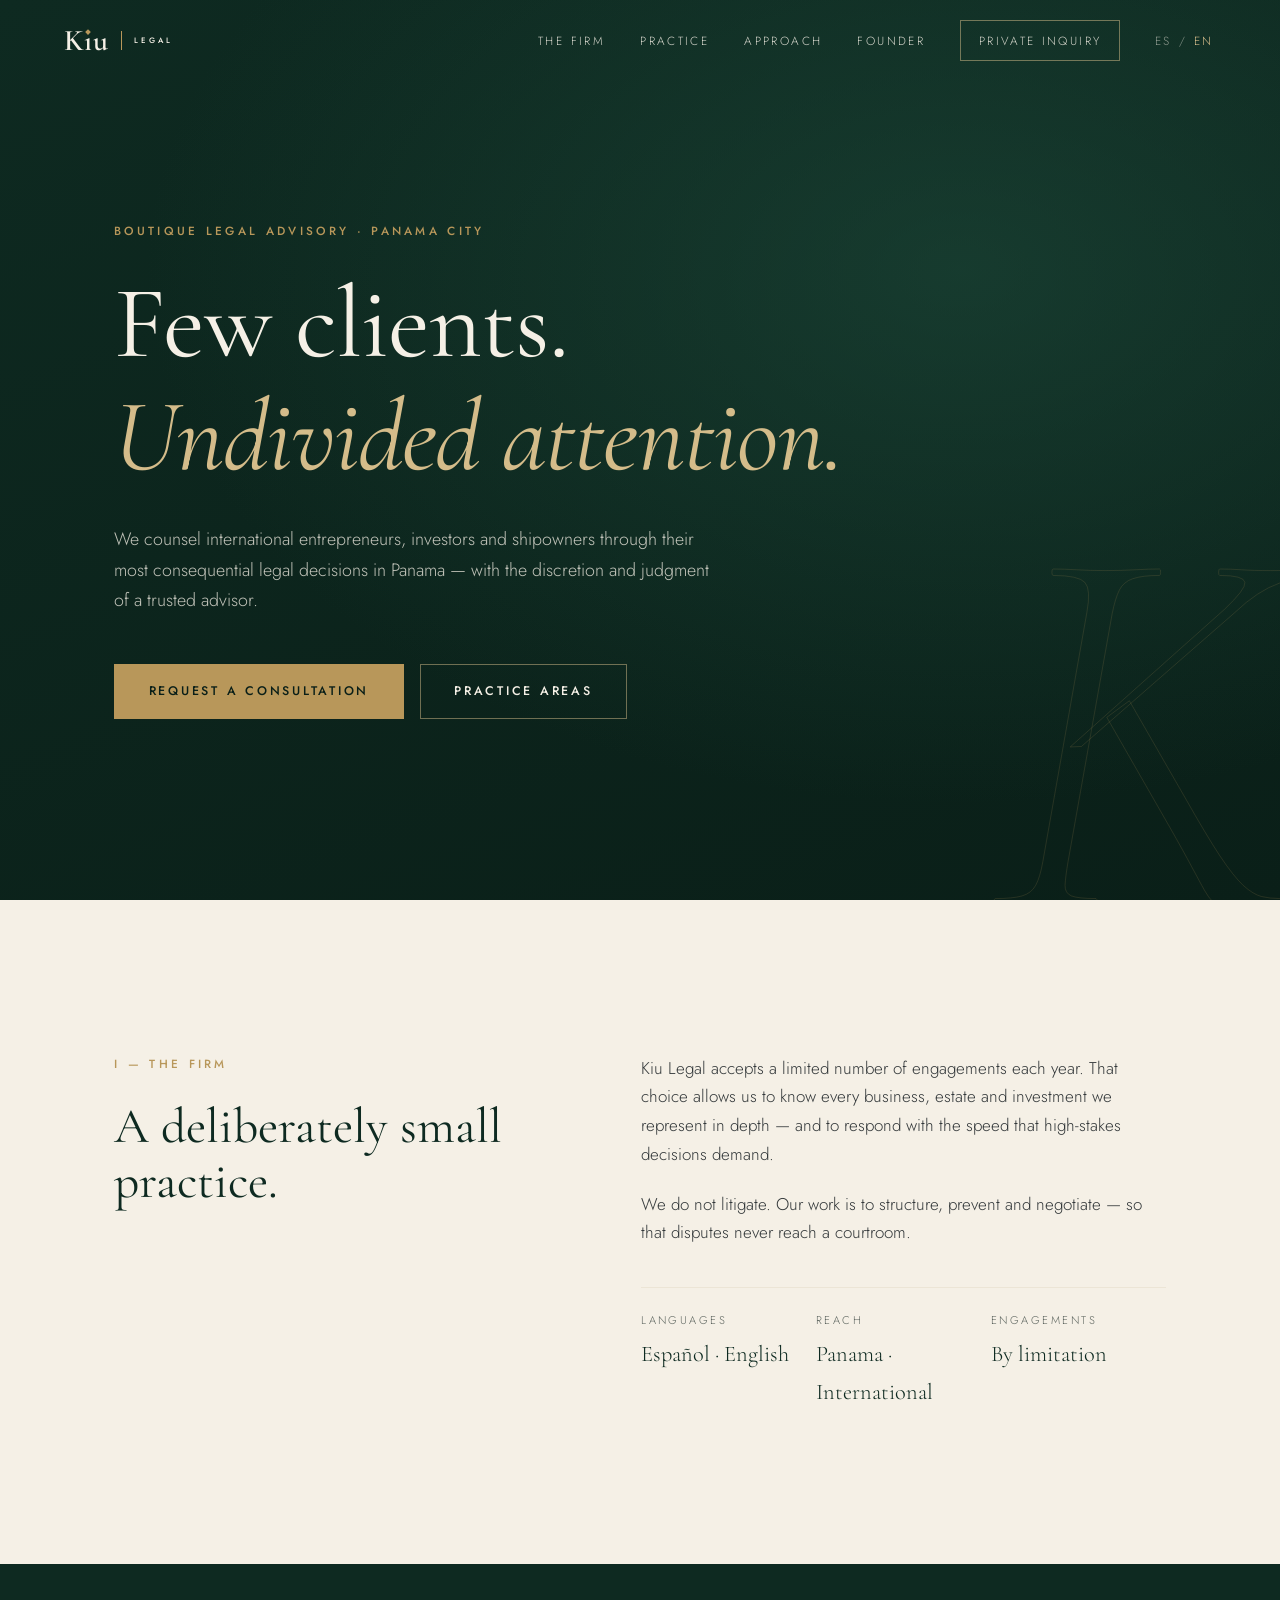
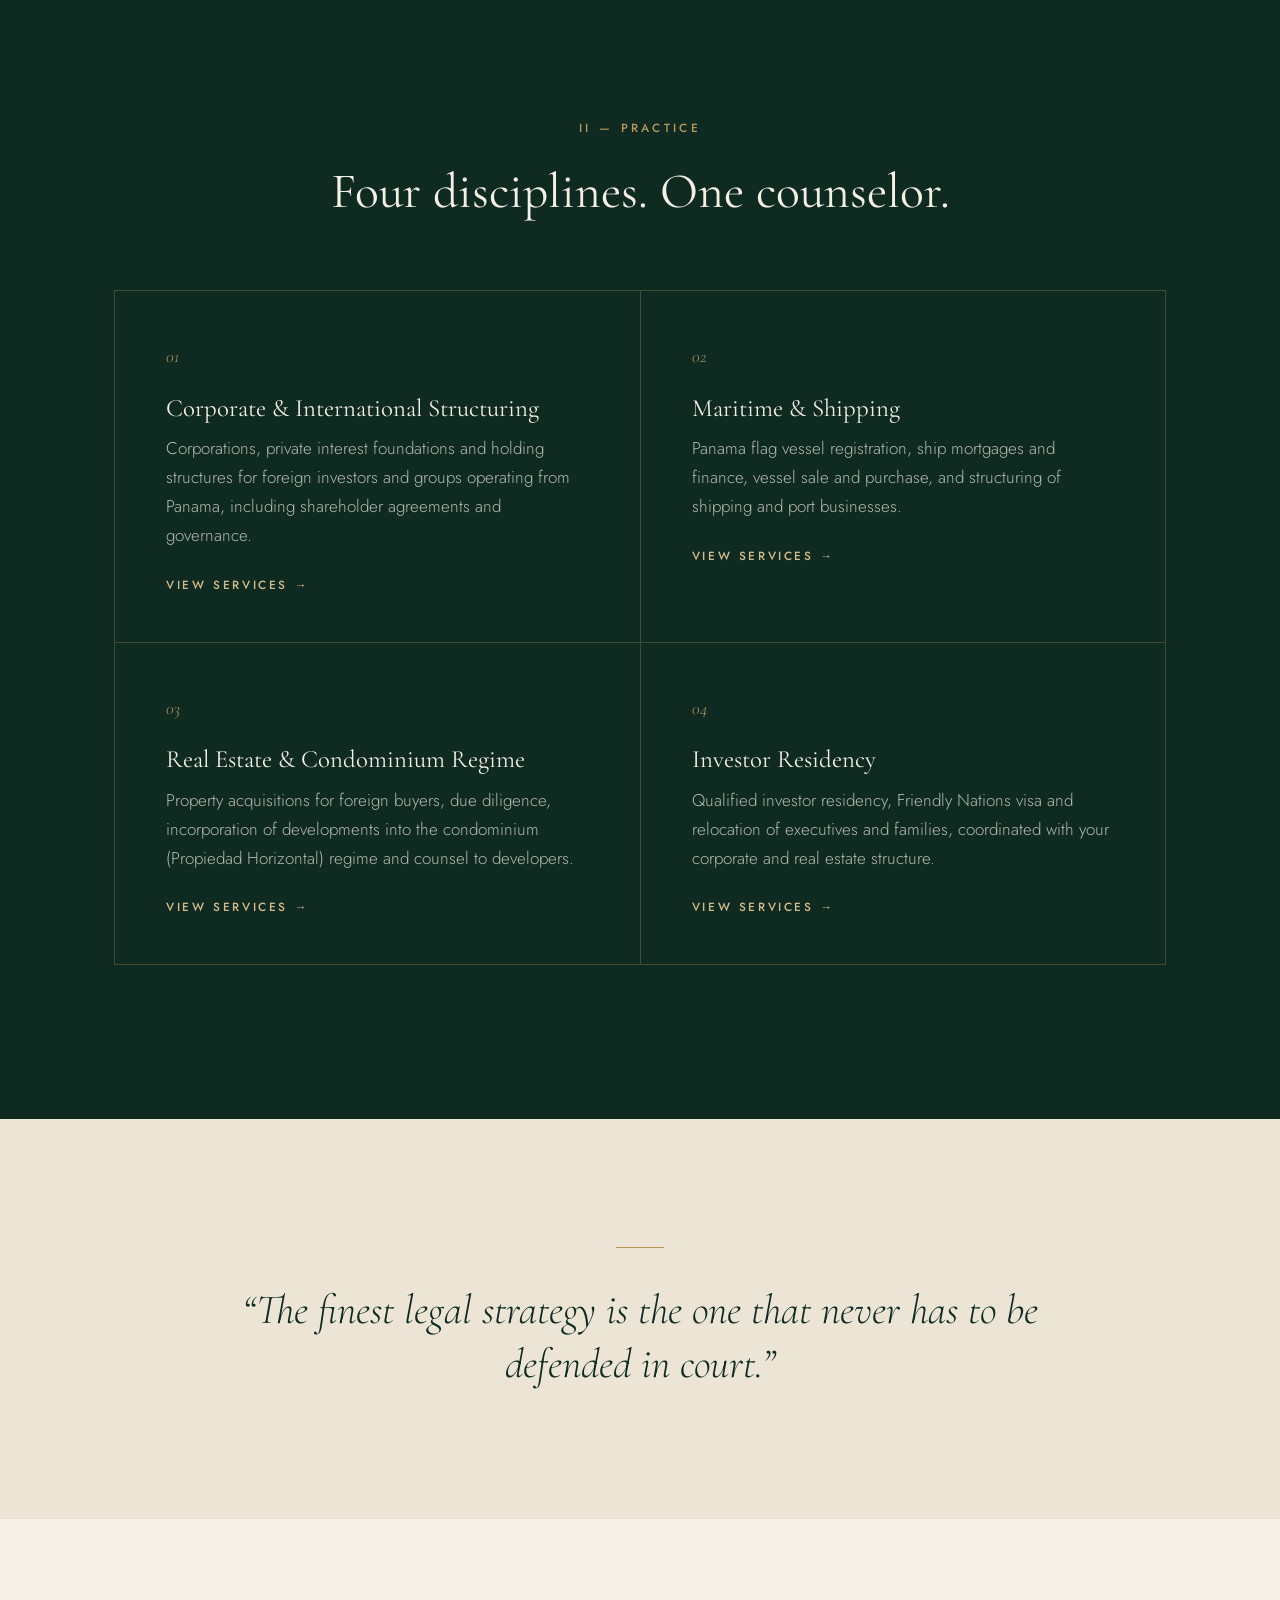
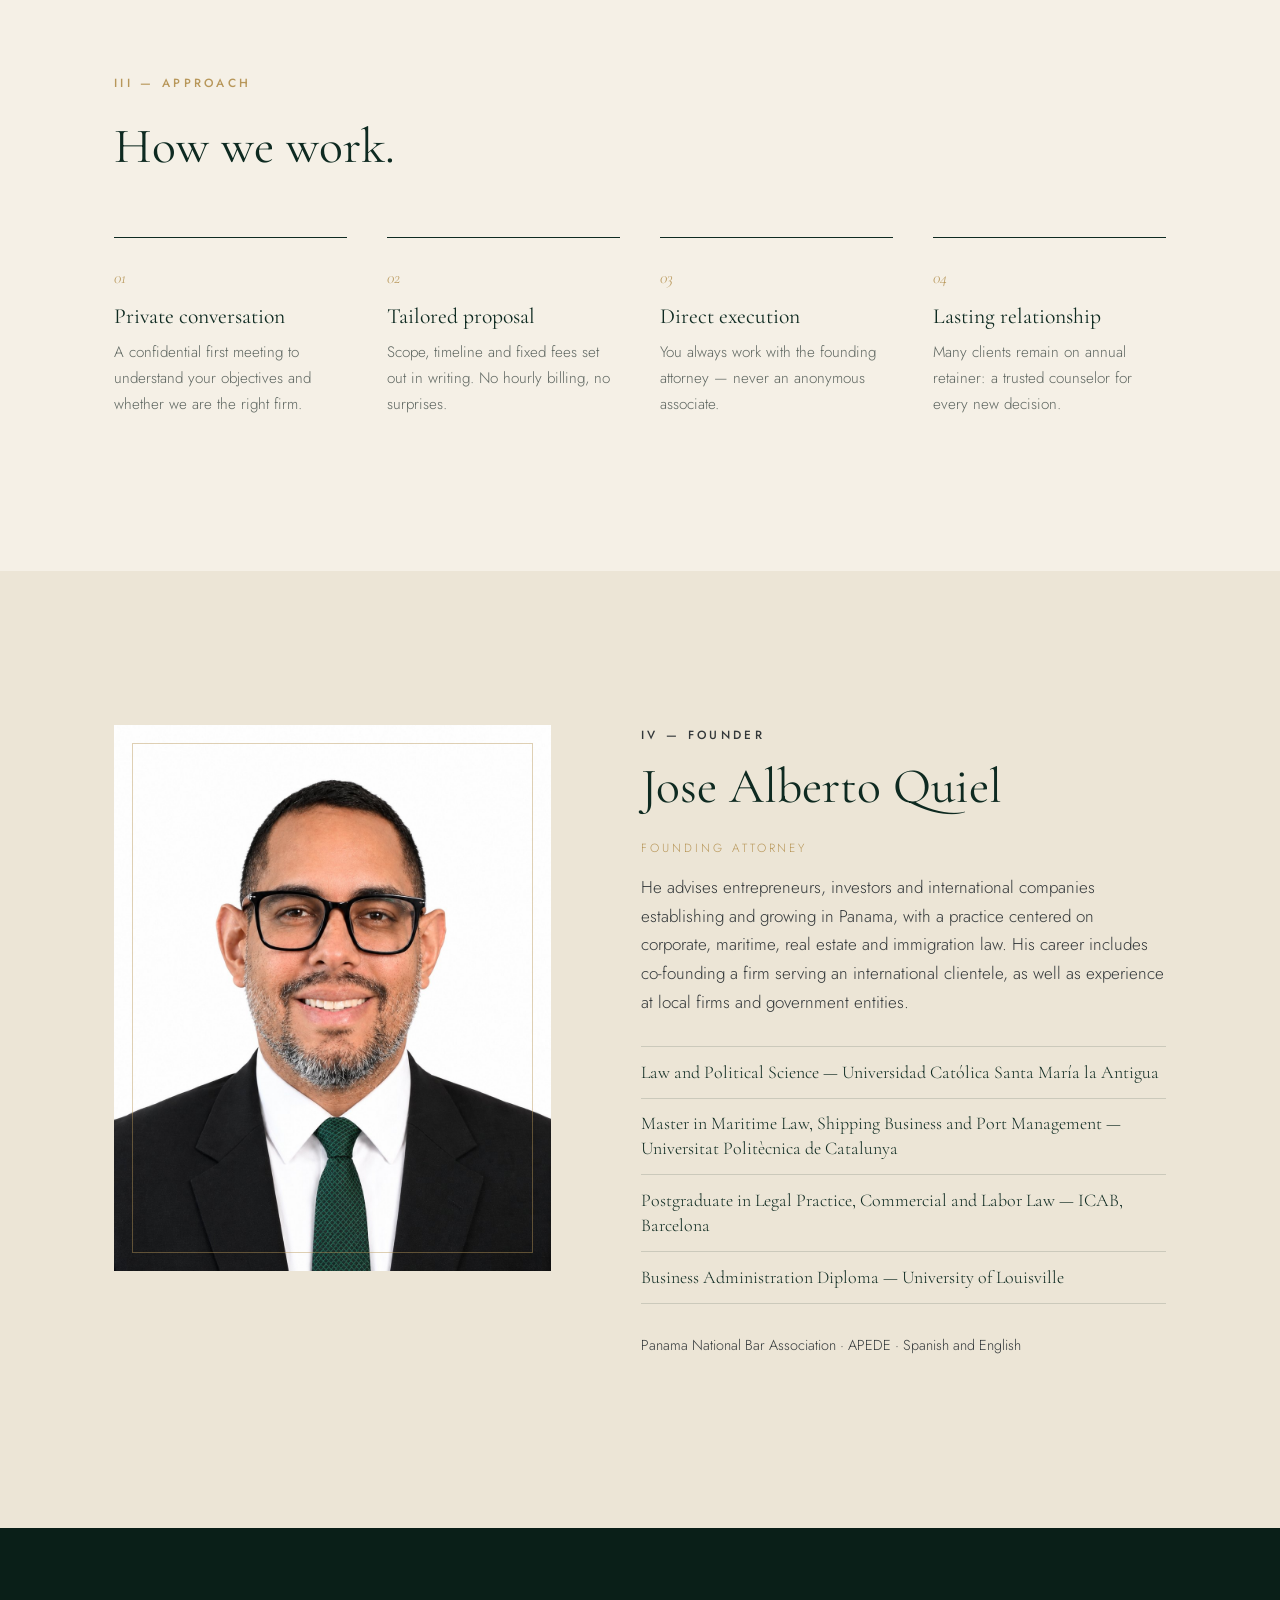
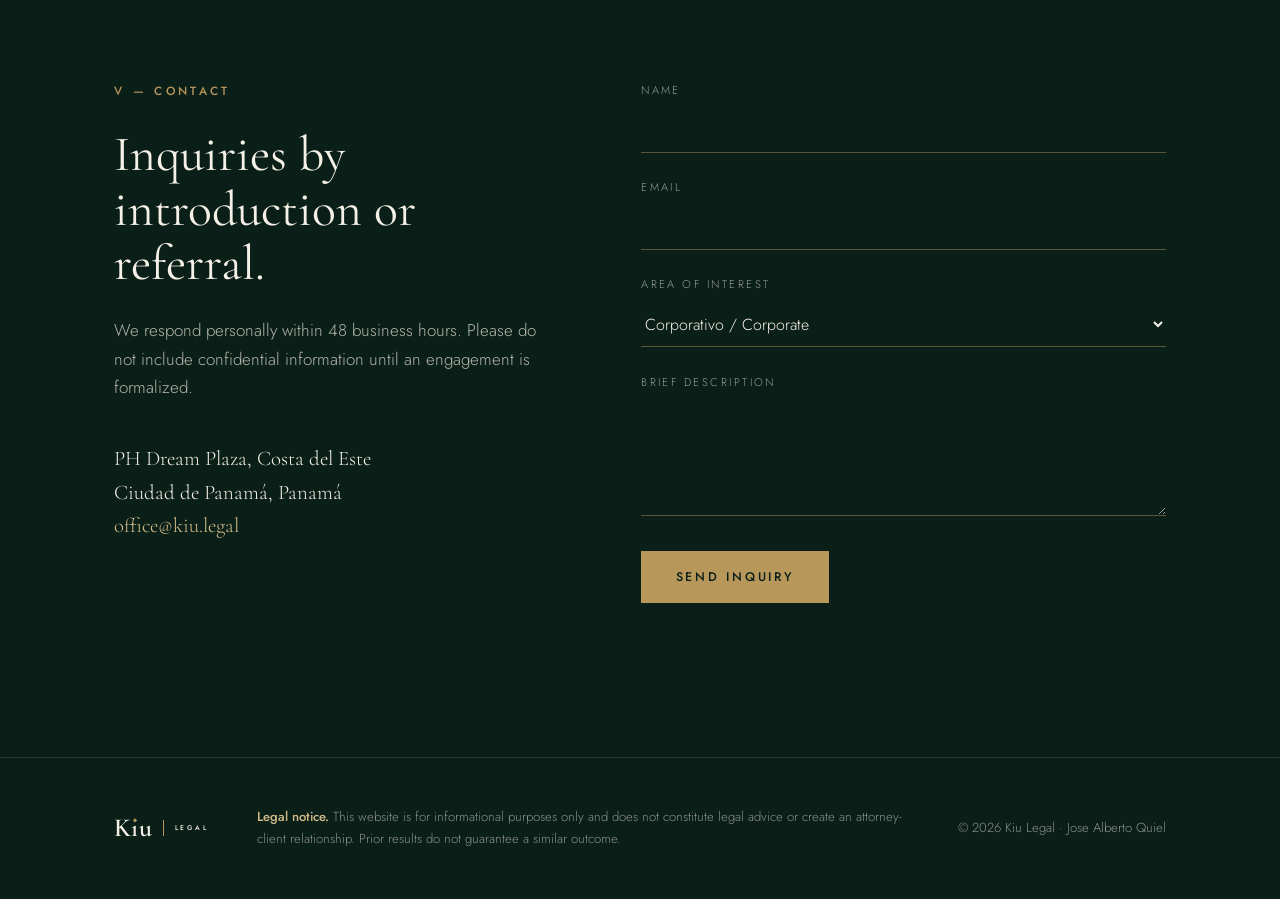
<file: index.html>
<!doctype html>
<html lang="es">
<head>
  <meta charset="utf-8">
  <meta name="viewport" content="width=device-width, initial-scale=1">
  <title>Kiu Legal — Boutique Legal Advisory · Panamá</title>
  <meta name="description" content="Firma boutique de asesoría legal en Panamá para empresarios, inversionistas y navieras internacionales. Boutique legal advisory in Panama for international entrepreneurs, investors and shipowners.">
  <meta name="theme-color" content="#0E2A21">
  <link rel="icon" href="assets/favicon.svg" type="image/svg+xml">
  <link rel="preconnect" href="https://fonts.googleapis.com">
  <link rel="preconnect" href="https://fonts.gstatic.com" crossorigin>
  <link href="https://fonts.googleapis.com/css2?family=Cormorant+Garamond:ital,wght@0,400;0,500;0,600;1,400&family=Jost:wght@300;400;500&display=swap" rel="stylesheet">
  <link rel="stylesheet" href="styles.css">
</head>
<body>

  <!-- ============ HEADER ============ -->
  <header class="site-header" id="top">
    <a class="brand" href="#top" aria-label="Kiu Legal">
      <span class="kiu-logo"><span class="kiu">K<span class="i">ı</span>u</span><span class="sep"></span><span class="legal">LEGAL</span></span>
    </a>
    <nav class="nav" aria-label="Principal">
      <a href="#firma"><span data-l="es">La Firma</span><span data-l="en">The Firm</span></a>
      <a href="#practica"><span data-l="es">Práctica</span><span data-l="en">Practice</span></a>
      <a href="#enfoque"><span data-l="es">Enfoque</span><span data-l="en">Approach</span></a>
      <a href="#fundador"><span data-l="es">Fundador</span><span data-l="en">Founder</span></a>
      <a href="#contacto" class="nav-cta"><span data-l="es">Consulta privada</span><span data-l="en">Private inquiry</span></a>
    </nav>
    <div class="lang" role="group" aria-label="Idioma / Language">
      <button type="button" data-set-lang="es" aria-pressed="true">ES</button>
      <span aria-hidden="true">/</span>
      <button type="button" data-set-lang="en" aria-pressed="false">EN</button>
    </div>
  </header>

  <main>
    <!-- ============ HERO ============ -->
    <section class="hero">
      <div class="hero-inner">
        <p class="eyebrow"><span data-l="es">Asesoría legal boutique · Ciudad de Panamá</span><span data-l="en">Boutique legal advisory · Panama City</span></p>
        <h1>
          <span data-l="es">Pocos clientes.<br><em>Atención absoluta.</em></span>
          <span data-l="en">Few clients.<br><em>Undivided attention.</em></span>
        </h1>
        <p class="lede">
          <span data-l="es">Acompañamos a empresarios, inversionistas y navieras internacionales en sus decisiones legales más importantes en Panamá — con la discreción y el criterio de un consejero de confianza.</span>
          <span data-l="en">We counsel international entrepreneurs, investors and shipowners through their most consequential legal decisions in Panama — with the discretion and judgment of a trusted advisor.</span>
        </p>
        <div class="hero-actions">
          <a href="#contacto" class="btn btn-gold"><span data-l="es">Solicitar una consulta</span><span data-l="en">Request a consultation</span></a>
          <a href="#practica" class="btn btn-ghost"><span data-l="es">Áreas de práctica</span><span data-l="en">Practice areas</span></a>
        </div>
      </div>
      <div class="hero-mark" aria-hidden="true">K</div>
    </section>

    <!-- ============ FIRM ============ -->
    <section class="section firm" id="firma">
      <div class="container split">
        <div>
          <p class="label">I — <span data-l="es">La Firma</span><span data-l="en">The Firm</span></p>
          <h2><span data-l="es">Una práctica deliberadamente pequeña.</span><span data-l="en">A deliberately small practice.</span></h2>
        </div>
        <div class="prose">
          <p>
            <span data-l="es">Kiu Legal acepta un número limitado de mandatos cada año. Esa decisión nos permite conocer a fondo cada negocio, cada patrimonio y cada inversión que representamos, y responder con la rapidez que exigen las decisiones de alto nivel.</span>
            <span data-l="en">Kiu Legal accepts a limited number of engagements each year. That choice allows us to know every business, estate and investment we represent in depth — and to respond with the speed that high-stakes decisions demand.</span>
          </p>
          <p>
            <span data-l="es">No litigamos. Nuestro trabajo es estructurar, prevenir y negociar: que los conflictos nunca lleguen a un tribunal.</span>
            <span data-l="en">We do not litigate. Our work is to structure, prevent and negotiate — so that disputes never reach a courtroom.</span>
          </p>
          <dl class="facts">
            <div><dt><span data-l="es">Idiomas</span><span data-l="en">Languages</span></dt><dd>Español · English</dd></div>
            <div><dt><span data-l="es">Jurisdicciones</span><span data-l="en">Reach</span></dt><dd><span data-l="es">Panamá · Internacional</span><span data-l="en">Panama · International</span></dd></div>
            <div><dt><span data-l="es">Mandatos</span><span data-l="en">Engagements</span></dt><dd><span data-l="es">Limitados</span><span data-l="en">By limitation</span></dd></div>
          </dl>
        </div>
      </div>
    </section>

    <!-- ============ PRACTICE ============ -->
    <section class="section practice" id="practica">
      <div class="container">
        <p class="label">II — <span data-l="es">Práctica</span><span data-l="en">Practice</span></p>
        <h2 class="center"><span data-l="es">Cuatro disciplinas. Un solo consejero.</span><span data-l="en">Four disciplines. One counselor.</span></h2>
        <div class="cards">
          <article class="card">
            <span class="num">01</span>
            <h3><span data-l="es">Corporativo &amp; estructuración internacional</span><span data-l="en">Corporate &amp; International Structuring</span></h3>
            <p><span data-l="es">Sociedades anónimas, fundaciones de interés privado y holdings para inversionistas y grupos extranjeros que operan desde Panamá, con acuerdos de socios y gobierno corporativo.</span><span data-l="en">Corporations, private interest foundations and holding structures for foreign investors and groups operating from Panama, including shareholder agreements and governance.</span></p>
            <button type="button" class="card-more" data-open="svc-corporativo" aria-haspopup="dialog"><span data-l="es">Ver servicios</span><span data-l="en">View services</span> <span aria-hidden="true">→</span></button>
          </article>
          <article class="card">
            <span class="num">02</span>
            <h3><span data-l="es">Derecho marítimo</span><span data-l="en">Maritime &amp; Shipping</span></h3>
            <p><span data-l="es">Registro de buques bajo bandera panameña, hipotecas y financiamiento naval, compraventa de embarcaciones y estructuración de negocios marítimos y portuarios.</span><span data-l="en">Panama flag vessel registration, ship mortgages and finance, vessel sale and purchase, and structuring of shipping and port businesses.</span></p>
            <button type="button" class="card-more" data-open="svc-maritimo" aria-haspopup="dialog"><span data-l="es">Ver servicios</span><span data-l="en">View services</span> <span aria-hidden="true">→</span></button>
          </article>
          <article class="card">
            <span class="num">03</span>
            <h3><span data-l="es">Inversión inmobiliaria &amp; Propiedad Horizontal</span><span data-l="en">Real Estate &amp; Condominium Regime</span></h3>
            <p><span data-l="es">Adquisición de inmuebles para compradores extranjeros, debida diligencia, incorporación de proyectos al régimen de Propiedad Horizontal y asesoría a desarrolladores.</span><span data-l="en">Property acquisitions for foreign buyers, due diligence, incorporation of developments into the condominium (Propiedad Horizontal) regime and counsel to developers.</span></p>
            <button type="button" class="card-more" data-open="svc-inmobiliario" aria-haspopup="dialog"><span data-l="es">Ver servicios</span><span data-l="en">View services</span> <span aria-hidden="true">→</span></button>
          </article>
          <article class="card">
            <span class="num">04</span>
            <h3><span data-l="es">Residencia para inversionistas</span><span data-l="en">Investor Residency</span></h3>
            <p><span data-l="es">Residencia por inversión calificada, visa de Países Amigos y reubicación de ejecutivos y familias, coordinada con su estructura corporativa e inmobiliaria.</span><span data-l="en">Qualified investor residency, Friendly Nations visa and relocation of executives and families, coordinated with your corporate and real estate structure.</span></p>
            <button type="button" class="card-more" data-open="svc-residencia" aria-haspopup="dialog"><span data-l="es">Ver servicios</span><span data-l="en">View services</span> <span aria-hidden="true">→</span></button>
          </article>
        </div>
      </div>
    </section>

    <!-- ============ SERVICIOS (ventanas) ============ -->
    <dialog class="svc" id="svc-corporativo" aria-labelledby="svc-corporativo-t">
      <div class="svc-inner">
        <button type="button" class="svc-close" data-close aria-label="Cerrar / Close">×</button>
        <span class="num">01</span>
        <h3 id="svc-corporativo-t"><span data-l="es">Corporativo &amp; estructuración internacional</span><span data-l="en">Corporate &amp; International Structuring</span></h3>
        <p class="svc-intro"><span data-l="es">Estructuras sólidas para operar, invertir y proteger patrimonio desde Panamá.</span><span data-l="en">Sound structures to operate, invest and protect wealth from Panama.</span></p>
        <p class="label"><span data-l="es">Servicios</span><span data-l="en">Services</span></p>
        <ul class="svc-list">
          <li><span data-l="es">Constitución de sociedades anónimas y de responsabilidad limitada</span><span data-l="en">Incorporation of corporations and limited liability companies</span></li>
          <li><span data-l="es">Fundaciones de interés privado para protección patrimonial y sucesión</span><span data-l="en">Private interest foundations for asset protection and succession</span></li>
          <li><span data-l="es">Estructuras holding y reorganizaciones societarias</span><span data-l="en">Holding structures and corporate reorganizations</span></li>
          <li><span data-l="es">Pactos de accionistas y gobierno corporativo</span><span data-l="en">Shareholder agreements and corporate governance</span></li>
          <li><span data-l="es">Establecimiento de empresas extranjeras en Panamá</span><span data-l="en">Establishing foreign companies in Panama</span></li>
          <li><span data-l="es">Contratos comerciales y joint ventures</span><span data-l="en">Commercial contracts and joint ventures</span></li>
          <li><span data-l="es">Agente residente y cumplimiento regulatorio</span><span data-l="en">Registered agent services and regulatory compliance</span></li>
        </ul>
        <a href="#contacto" class="btn btn-gold" data-close><span data-l="es">Solicitar una consulta</span><span data-l="en">Request a consultation</span></a>
      </div>
    </dialog>

    <dialog class="svc" id="svc-maritimo" aria-labelledby="svc-maritimo-t">
      <div class="svc-inner">
        <button type="button" class="svc-close" data-close aria-label="Cerrar / Close">×</button>
        <span class="num">02</span>
        <h3 id="svc-maritimo-t"><span data-l="es">Derecho marítimo</span><span data-l="en">Maritime &amp; Shipping</span></h3>
        <p class="svc-intro"><span data-l="es">Asesoría a armadores, navieras y financistas bajo bandera panameña.</span><span data-l="en">Counsel to shipowners, shipping companies and lenders under the Panama flag.</span></p>
        <p class="label"><span data-l="es">Servicios</span><span data-l="en">Services</span></p>
        <ul class="svc-list">
          <li><span data-l="es">Registro provisional y definitivo de buques</span><span data-l="en">Provisional and permanent vessel registration</span></li>
          <li><span data-l="es">Hipotecas navales: constitución, registro y cancelación</span><span data-l="en">Ship mortgages: creation, registration and discharge</span></li>
          <li><span data-l="es">Compraventa de buques y cierre de la operación</span><span data-l="en">Vessel sale and purchase and closing</span></li>
          <li><span data-l="es">Contratos de fletamento</span><span data-l="en">Charter party agreements</span></li>
          <li><span data-l="es">Registro de yates y embarcaciones de recreo</span><span data-l="en">Yacht and pleasure craft registration</span></li>
          <li><span data-l="es">Estructuración de sociedades navieras</span><span data-l="en">Structuring of ship-owning companies</span></li>
          <li><span data-l="es">Asesoría en negocios portuarios y logísticos</span><span data-l="en">Advice on port and logistics businesses</span></li>
        </ul>
        <a href="#contacto" class="btn btn-gold" data-close><span data-l="es">Solicitar una consulta</span><span data-l="en">Request a consultation</span></a>
      </div>
    </dialog>

    <dialog class="svc" id="svc-inmobiliario" aria-labelledby="svc-inmobiliario-t">
      <div class="svc-inner">
        <button type="button" class="svc-close" data-close aria-label="Cerrar / Close">×</button>
        <span class="num">03</span>
        <h3 id="svc-inmobiliario-t"><span data-l="es">Inversión inmobiliaria &amp; Propiedad Horizontal</span><span data-l="en">Real Estate &amp; Condominium Regime</span></h3>
        <p class="svc-intro"><span data-l="es">Compras seguras y proyectos bien estructurados, de la debida diligencia al cierre.</span><span data-l="en">Secure acquisitions and well-structured developments, from due diligence to closing.</span></p>
        <p class="label"><span data-l="es">Servicios</span><span data-l="en">Services</span></p>
        <ul class="svc-list">
          <li><span data-l="es">Debida diligencia registral y de títulos</span><span data-l="en">Title and registry due diligence</span></li>
          <li><span data-l="es">Promesas de compraventa y contratos de compraventa</span><span data-l="en">Purchase agreements and deeds of sale</span></li>
          <li><span data-l="es">Compra de inmuebles mediante sociedades o fundaciones</span><span data-l="en">Property acquisitions through companies or foundations</span></li>
          <li><span data-l="es">Incorporación de proyectos al régimen de Propiedad Horizontal</span><span data-l="en">Incorporation of developments into the condominium regime</span></li>
          <li><span data-l="es">Reglamentos de copropiedad y asesoría a juntas directivas de PH</span><span data-l="en">Condominium bylaws and counsel to condominium boards</span></li>
          <li><span data-l="es">Procedimientos administrativos de Propiedad Horizontal</span><span data-l="en">Condominium administrative proceedings</span></li>
          <li><span data-l="es">Arrendamientos comerciales y residenciales</span><span data-l="en">Commercial and residential leases</span></li>
        </ul>
        <a href="#contacto" class="btn btn-gold" data-close><span data-l="es">Solicitar una consulta</span><span data-l="en">Request a consultation</span></a>
      </div>
    </dialog>

    <dialog class="svc" id="svc-residencia" aria-labelledby="svc-residencia-t">
      <div class="svc-inner">
        <button type="button" class="svc-close" data-close aria-label="Cerrar / Close">×</button>
        <span class="num">04</span>
        <h3 id="svc-residencia-t"><span data-l="es">Residencia para inversionistas</span><span data-l="en">Investor Residency</span></h3>
        <p class="svc-intro"><span data-l="es">Su residencia en Panamá, coordinada con su inversión y su familia.</span><span data-l="en">Your Panama residency, coordinated with your investment and your family.</span></p>
        <p class="label"><span data-l="es">Servicios</span><span data-l="en">Services</span></p>
        <ul class="svc-list">
          <li><span data-l="es">Residencia permanente como inversionista calificado</span><span data-l="en">Permanent residency as a qualified investor</span></li>
          <li><span data-l="es">Visa de Países Amigos</span><span data-l="en">Friendly Nations visa</span></li>
          <li><span data-l="es">Visa de pensionado</span><span data-l="en">Retiree (pensionado) visa</span></li>
          <li><span data-l="es">Residencia para dependientes y familia</span><span data-l="en">Residency for dependents and family</span></li>
          <li><span data-l="es">Permisos de trabajo</span><span data-l="en">Work permits</span></li>
          <li><span data-l="es">Reubicación de ejecutivos</span><span data-l="en">Executive relocation</span></li>
          <li><span data-l="es">Carné de residente y renovaciones</span><span data-l="en">Residency ID cards and renewals</span></li>
        </ul>
        <a href="#contacto" class="btn btn-gold" data-close><span data-l="es">Solicitar una consulta</span><span data-l="en">Request a consultation</span></a>
      </div>
    </dialog>

    <!-- ============ QUOTE ============ -->
    <section class="quote">
      <blockquote>
        <p>
          <span data-l="es">“La mejor estrategia legal es la que nunca necesita defenderse en un tribunal.”</span>
          <span data-l="en">“The finest legal strategy is the one that never has to be defended in court.”</span>
        </p>
      </blockquote>
    </section>

    <!-- ============ APPROACH ============ -->
    <section class="section approach" id="enfoque">
      <div class="container">
        <p class="label">III — <span data-l="es">Enfoque</span><span data-l="en">Approach</span></p>
        <h2><span data-l="es">Cómo trabajamos.</span><span data-l="en">How we work.</span></h2>
        <ol class="steps">
          <li>
            <h3><span data-l="es">Conversación privada</span><span data-l="en">Private conversation</span></h3>
            <p><span data-l="es">Una primera reunión confidencial para entender sus objetivos y determinar si somos la firma adecuada.</span><span data-l="en">A confidential first meeting to understand your objectives and whether we are the right firm.</span></p>
          </li>
          <li>
            <h3><span data-l="es">Propuesta a medida</span><span data-l="en">Tailored proposal</span></h3>
            <p><span data-l="es">Alcance, calendario y honorarios fijos definidos por escrito. Sin facturación por hora, sin sorpresas.</span><span data-l="en">Scope, timeline and fixed fees set out in writing. No hourly billing, no surprises.</span></p>
          </li>
          <li>
            <h3><span data-l="es">Ejecución directa</span><span data-l="en">Direct execution</span></h3>
            <p><span data-l="es">Usted trabaja siempre con el socio fundador, nunca con un asociado anónimo.</span><span data-l="en">You always work with the founding attorney — never an anonymous associate.</span></p>
          </li>
          <li>
            <h3><span data-l="es">Relación continua</span><span data-l="en">Lasting relationship</span></h3>
            <p><span data-l="es">Muchos clientes permanecen bajo iguala anual: un consejero de confianza para cada nueva decisión.</span><span data-l="en">Many clients remain on annual retainer: a trusted counselor for every new decision.</span></p>
          </li>
        </ol>
      </div>
    </section>

    <!-- ============ FOUNDER ============ -->
    <section class="section founder" id="fundador">
      <div class="container split">
        <div class="portrait">
          <span aria-hidden="true">K</span>
          <!-- Foto del fundador: guardar como assets/founder.jpg (retrato vertical 4:5, mín. 1000×1250 px) -->
          <img src="assets/founder.jpg" alt="Jose Alberto Quiel" loading="lazy" onerror="this.remove()">
        </div>
        <div class="prose">
          <p class="label">IV — <span data-l="es">Fundador</span><span data-l="en">Founder</span></p>
          <h2>Jose Alberto Quiel</h2>
          <p class="role"><span data-l="es">Socio fundador</span><span data-l="en">Founding Attorney</span></p>
          <p>
            <span data-l="es">Asesora a empresarios, inversionistas y compañías internacionales que se establecen y crecen en Panamá, con una práctica centrada en derecho corporativo, marítimo, inmobiliario y migratorio. Su trayectoria incluye la cofundación de una firma de clientela internacional, así como experiencia en firmas locales y entidades de gobierno.</span>
            <span data-l="en">He advises entrepreneurs, investors and international companies establishing and growing in Panama, with a practice centered on corporate, maritime, real estate and immigration law. His career includes co-founding a firm serving an international clientele, as well as experience at local firms and government entities.</span>
          </p>
          <ul class="credentials">
            <li><span data-l="es">Licenciatura en Derecho y Ciencias Políticas — Universidad Católica Santa María la Antigua</span><span data-l="en">Law and Political Science — Universidad Católica Santa María la Antigua</span></li>
            <li><span data-l="es">Máster en Derecho Marítimo, Negocio Marítimo y Gestión Portuaria — Universitat Politècnica de Catalunya</span><span data-l="en">Master in Maritime Law, Shipping Business and Port Management — Universitat Politècnica de Catalunya</span></li>
            <li><span data-l="es">Posgrado en Práctica Jurídica, Derecho Mercantil y Laboral — ICAB, Barcelona</span><span data-l="en">Postgraduate in Legal Practice, Commercial and Labor Law — ICAB, Barcelona</span></li>
            <li><span data-l="es">Diplomado en Administración de Empresas — University of Louisville</span><span data-l="en">Business Administration Diploma — University of Louisville</span></li>
          </ul>
          <p class="small">
            <span data-l="es">Colegio Nacional de Abogados de Panamá · APEDE · Español e inglés</span>
            <span data-l="en">Panama National Bar Association · APEDE · Spanish and English</span>
          </p>
        </div>
      </div>
    </section>

    <!-- ============ CONTACT ============ -->
    <section class="section contact" id="contacto">
      <div class="container split">
        <div>
          <p class="label">V — <span data-l="es">Contacto</span><span data-l="en">Contact</span></p>
          <h2><span data-l="es">Consultas por invitación o referencia.</span><span data-l="en">Inquiries by introduction or referral.</span></h2>
          <p class="prose">
            <span data-l="es">Responderemos personalmente en un plazo de 48 horas hábiles. Por favor no incluya información confidencial hasta formalizar la relación.</span>
            <span data-l="en">We respond personally within 48 business hours. Please do not include confidential information until an engagement is formalized.</span>
          </p>
          <address>
            PH Dream Plaza, Costa del Este<br>
            Ciudad de Panamá, Panamá<br>
            <a href="mailto:office@kiu.legal">office@kiu.legal</a>
          </address>
        </div>
        <form class="form" id="inquiry">
          <label><span data-l="es">Nombre</span><span data-l="en">Name</span><input name="name" required autocomplete="name"></label>
          <label><span data-l="es">Correo</span><span data-l="en">Email</span><input name="email" type="email" required autocomplete="email"></label>
          <label><span data-l="es">Área de interés</span><span data-l="en">Area of interest</span>
            <select name="area">
              <option>Corporativo / Corporate</option>
              <option>Marítimo / Maritime</option>
              <option>Inmobiliario / Real Estate</option>
              <option>Residencia / Residency</option>
            </select>
          </label>
          <label><span data-l="es">Breve descripción</span><span data-l="en">Brief description</span><textarea name="message" rows="4"></textarea></label>
          <button type="submit" class="btn btn-gold"><span data-l="es">Enviar consulta</span><span data-l="en">Send inquiry</span></button>
        </form>
      </div>
    </section>
  </main>

  <!-- ============ FOOTER ============ -->
  <footer class="site-footer">
    <div class="container footer-grid">
      <div class="brand">
        <span class="kiu-logo"><span class="kiu">K<span class="i">ı</span>u</span><span class="sep"></span><span class="legal">LEGAL</span></span>
      </div>
      <p class="disclaimer">
        <strong><span data-l="es">Aviso legal.</span><span data-l="en">Legal notice.</span></strong>
        <span data-l="es">Este sitio es informativo y no constituye asesoría legal ni crea una relación abogado-cliente. Resultados previos no garantizan resultados similares.</span>
        <span data-l="en">This website is for informational purposes only and does not constitute legal advice or create an attorney-client relationship. Prior results do not guarantee a similar outcome.</span>
      </p>
      <p class="copy">© <span id="year">2026</span> Kiu Legal · Jose Alberto Quiel</p>
    </div>
  </footer>

  <script src="script.js"></script>
</body>
</html>
</file>
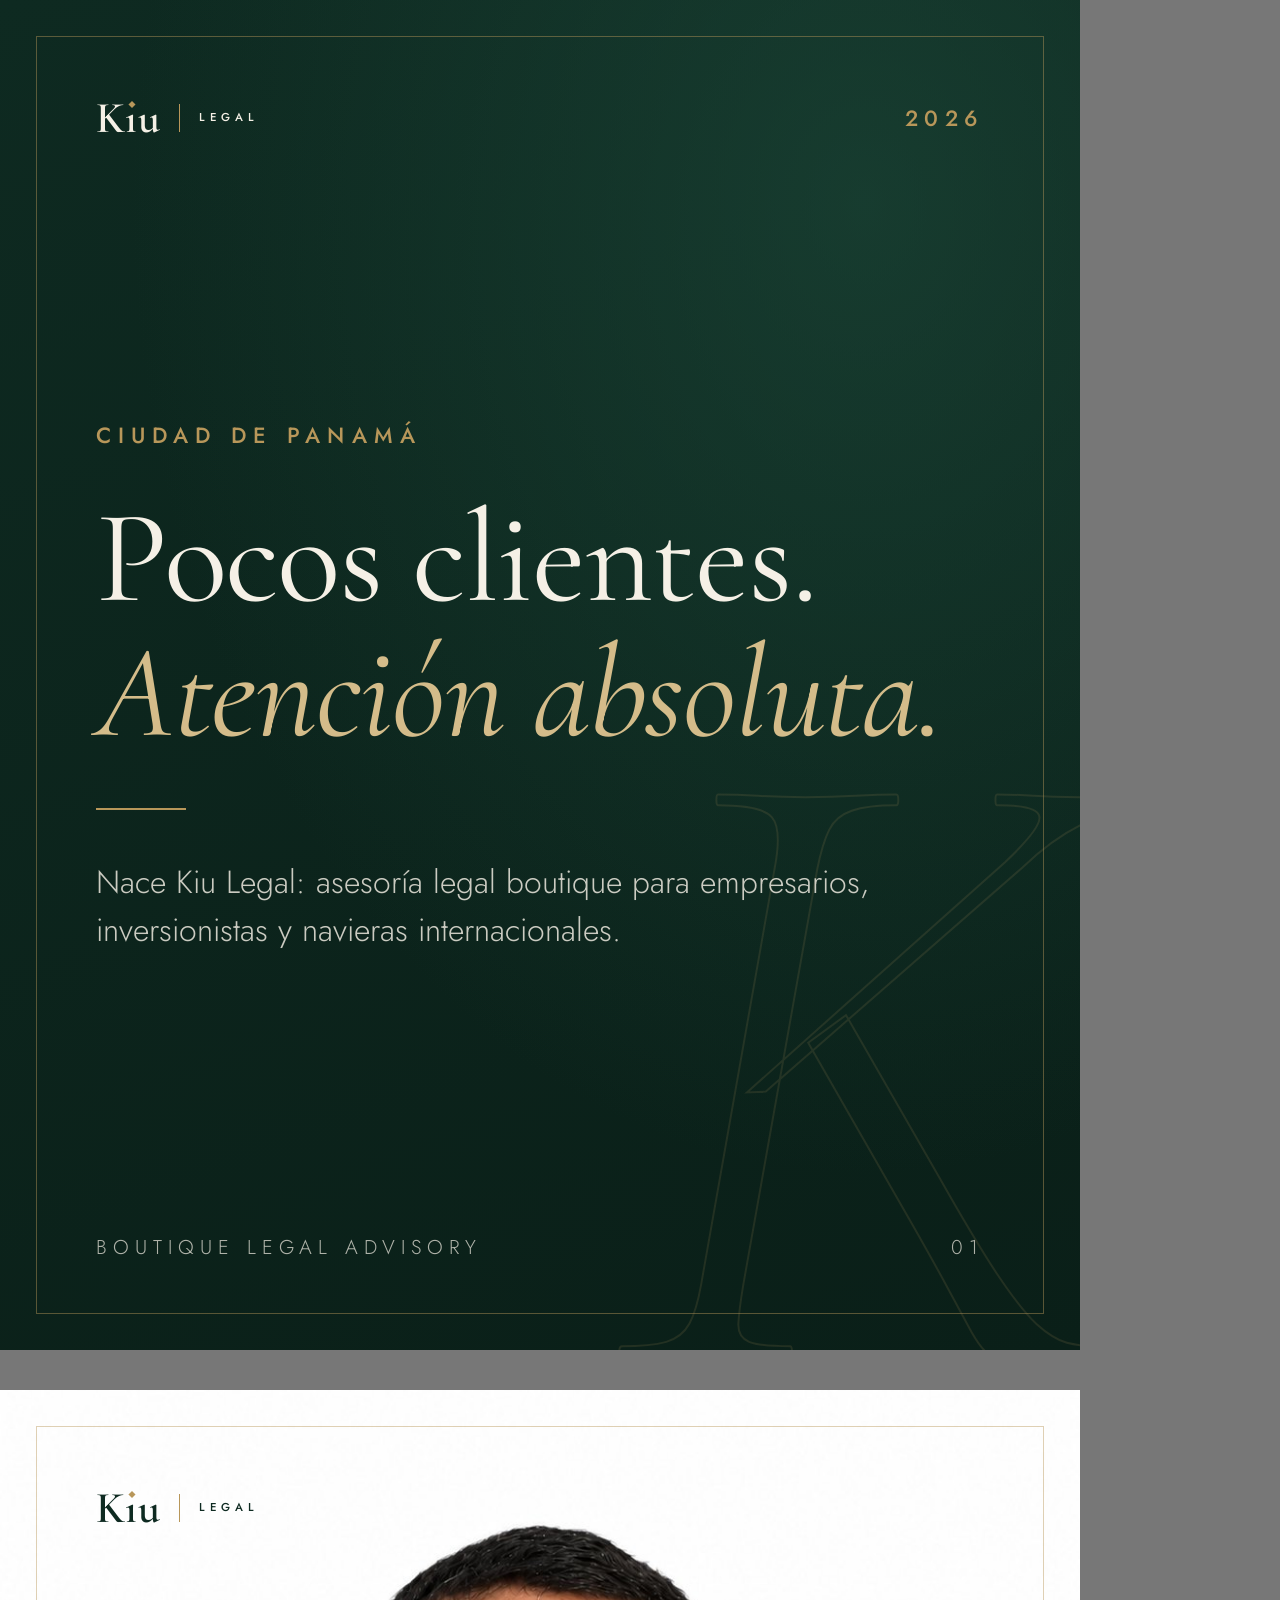
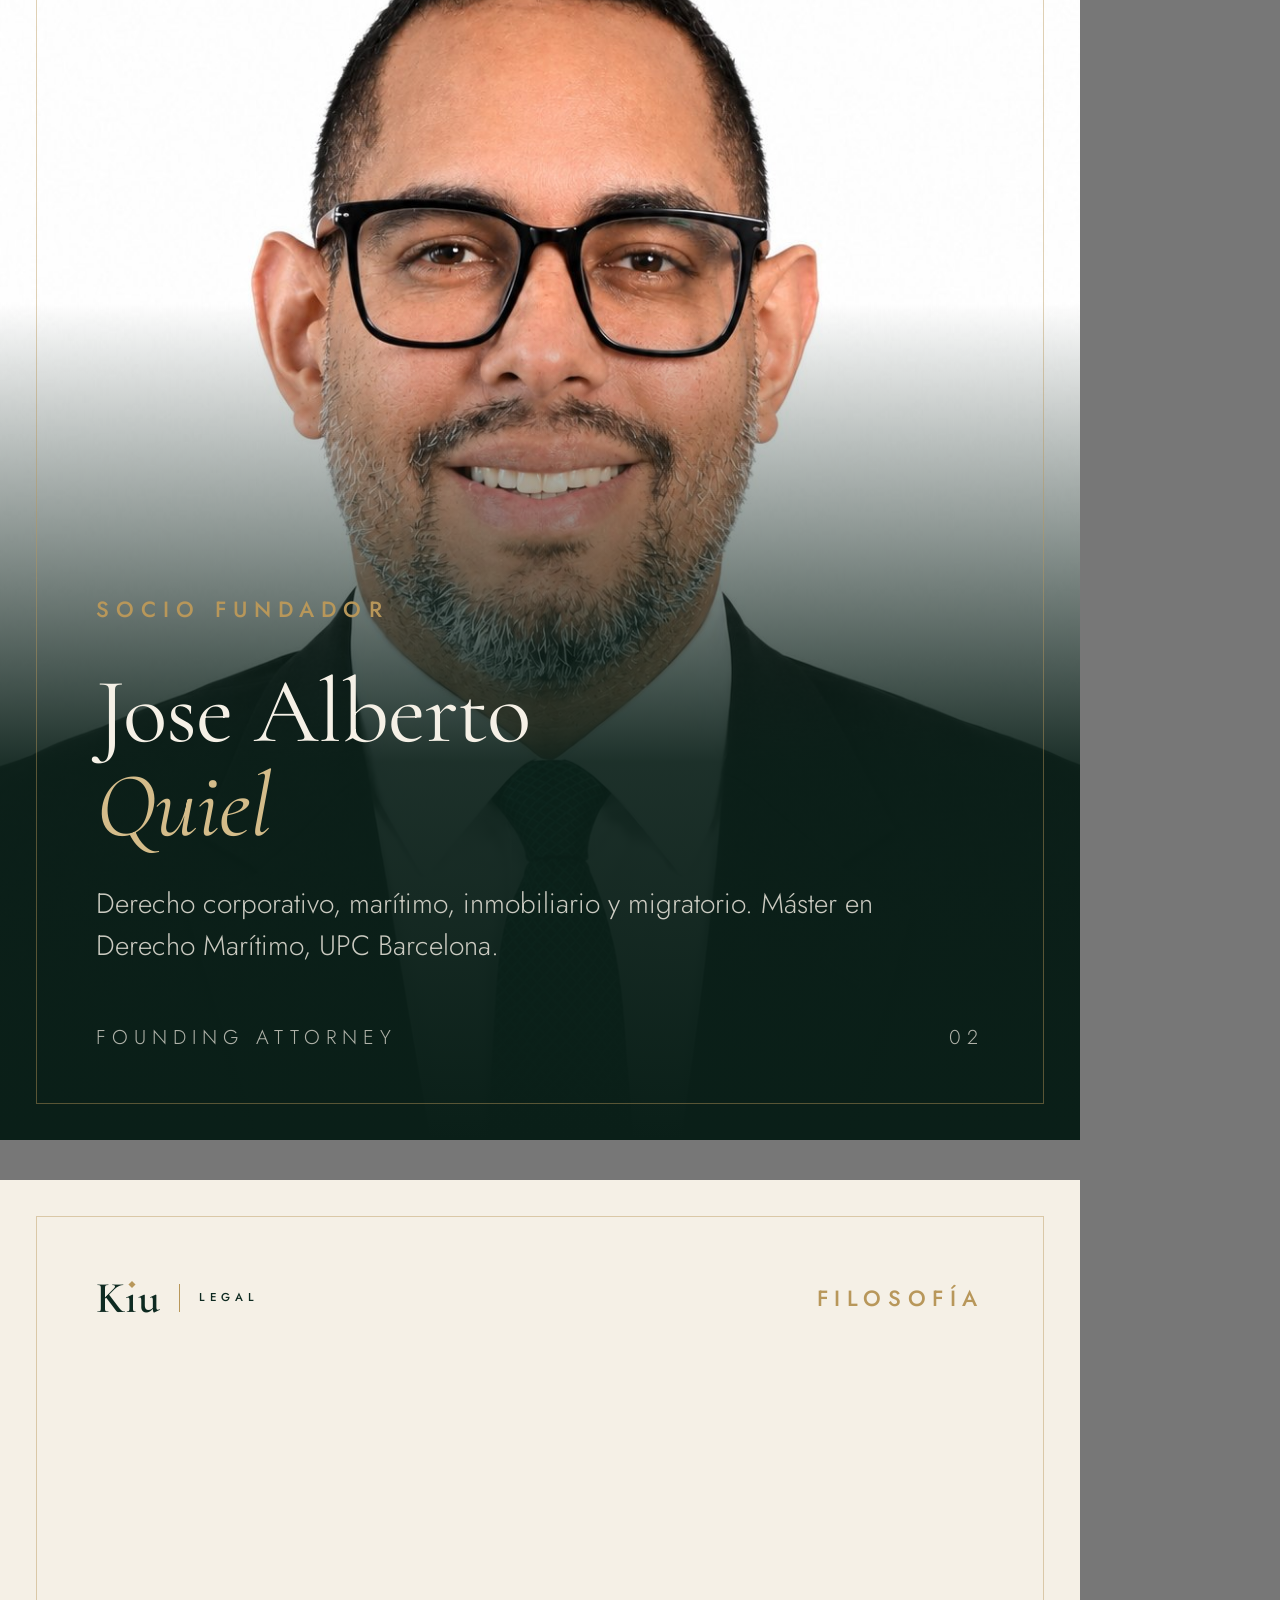
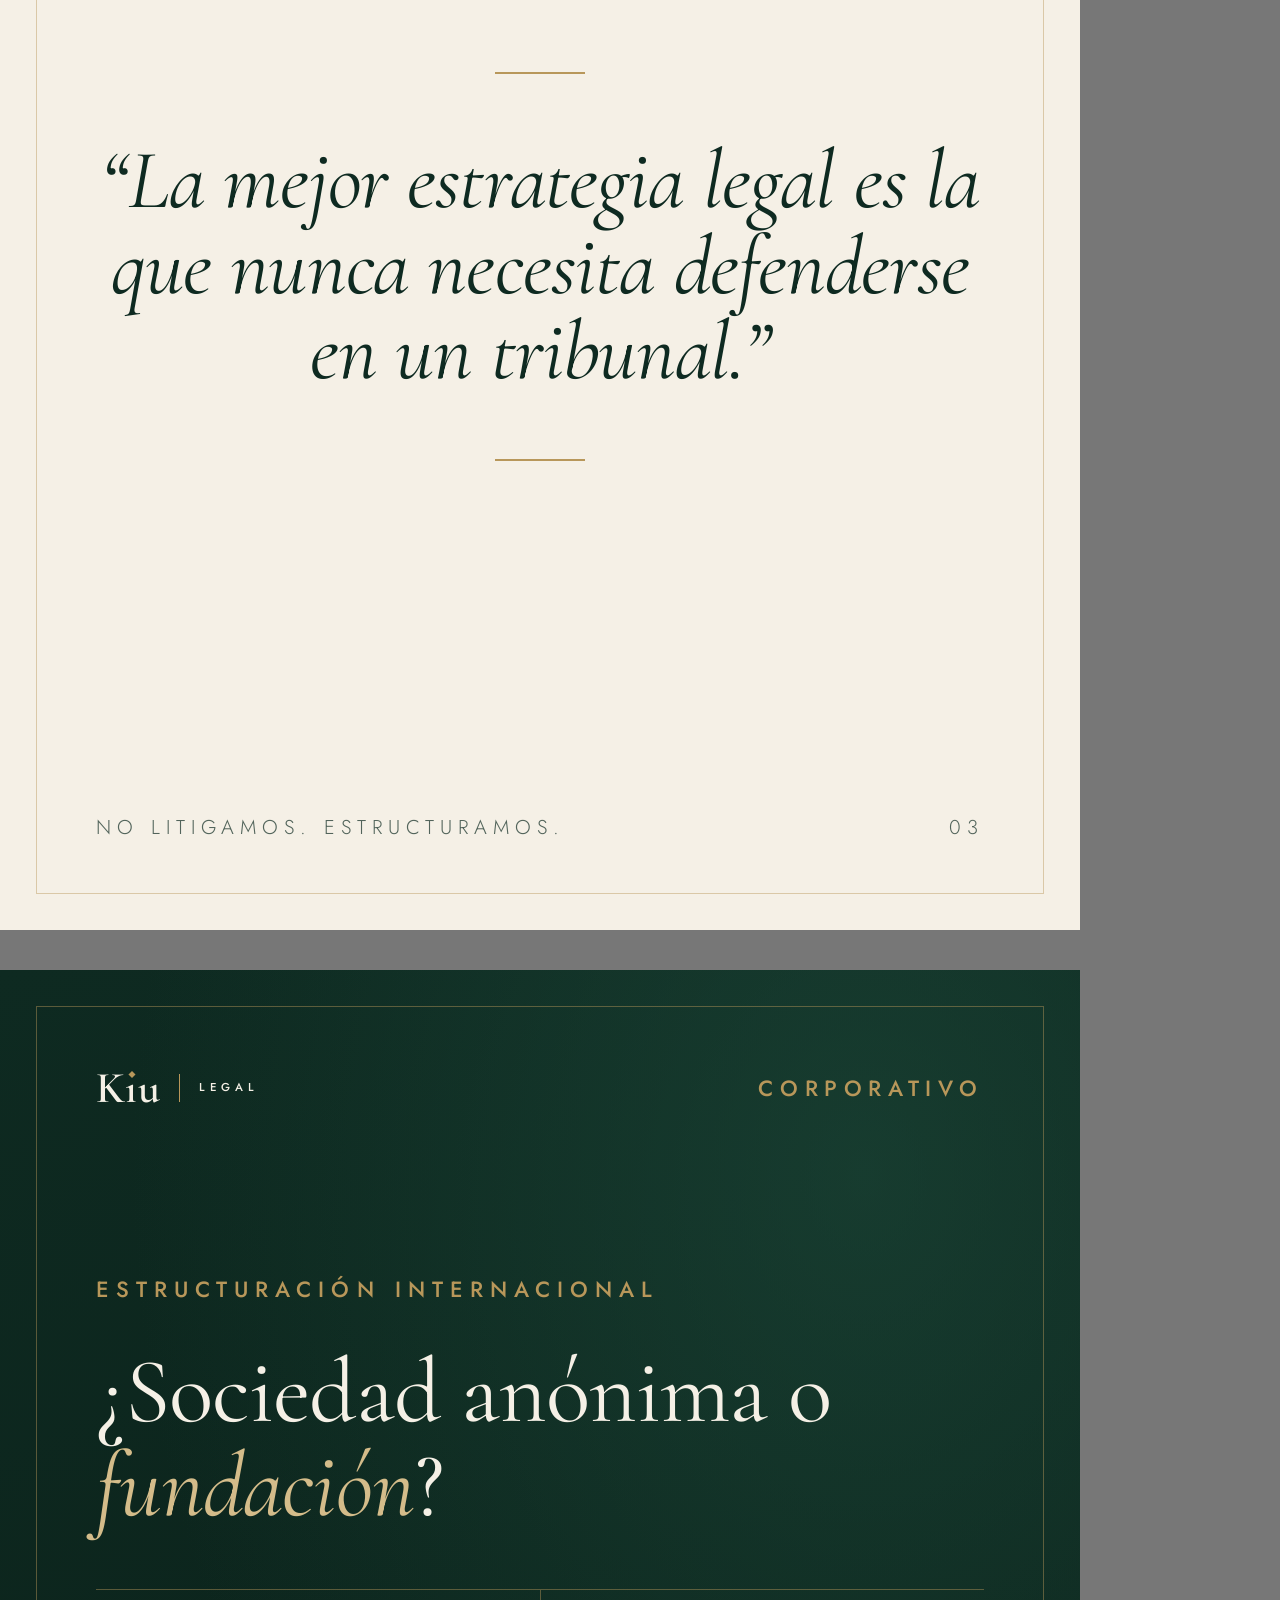
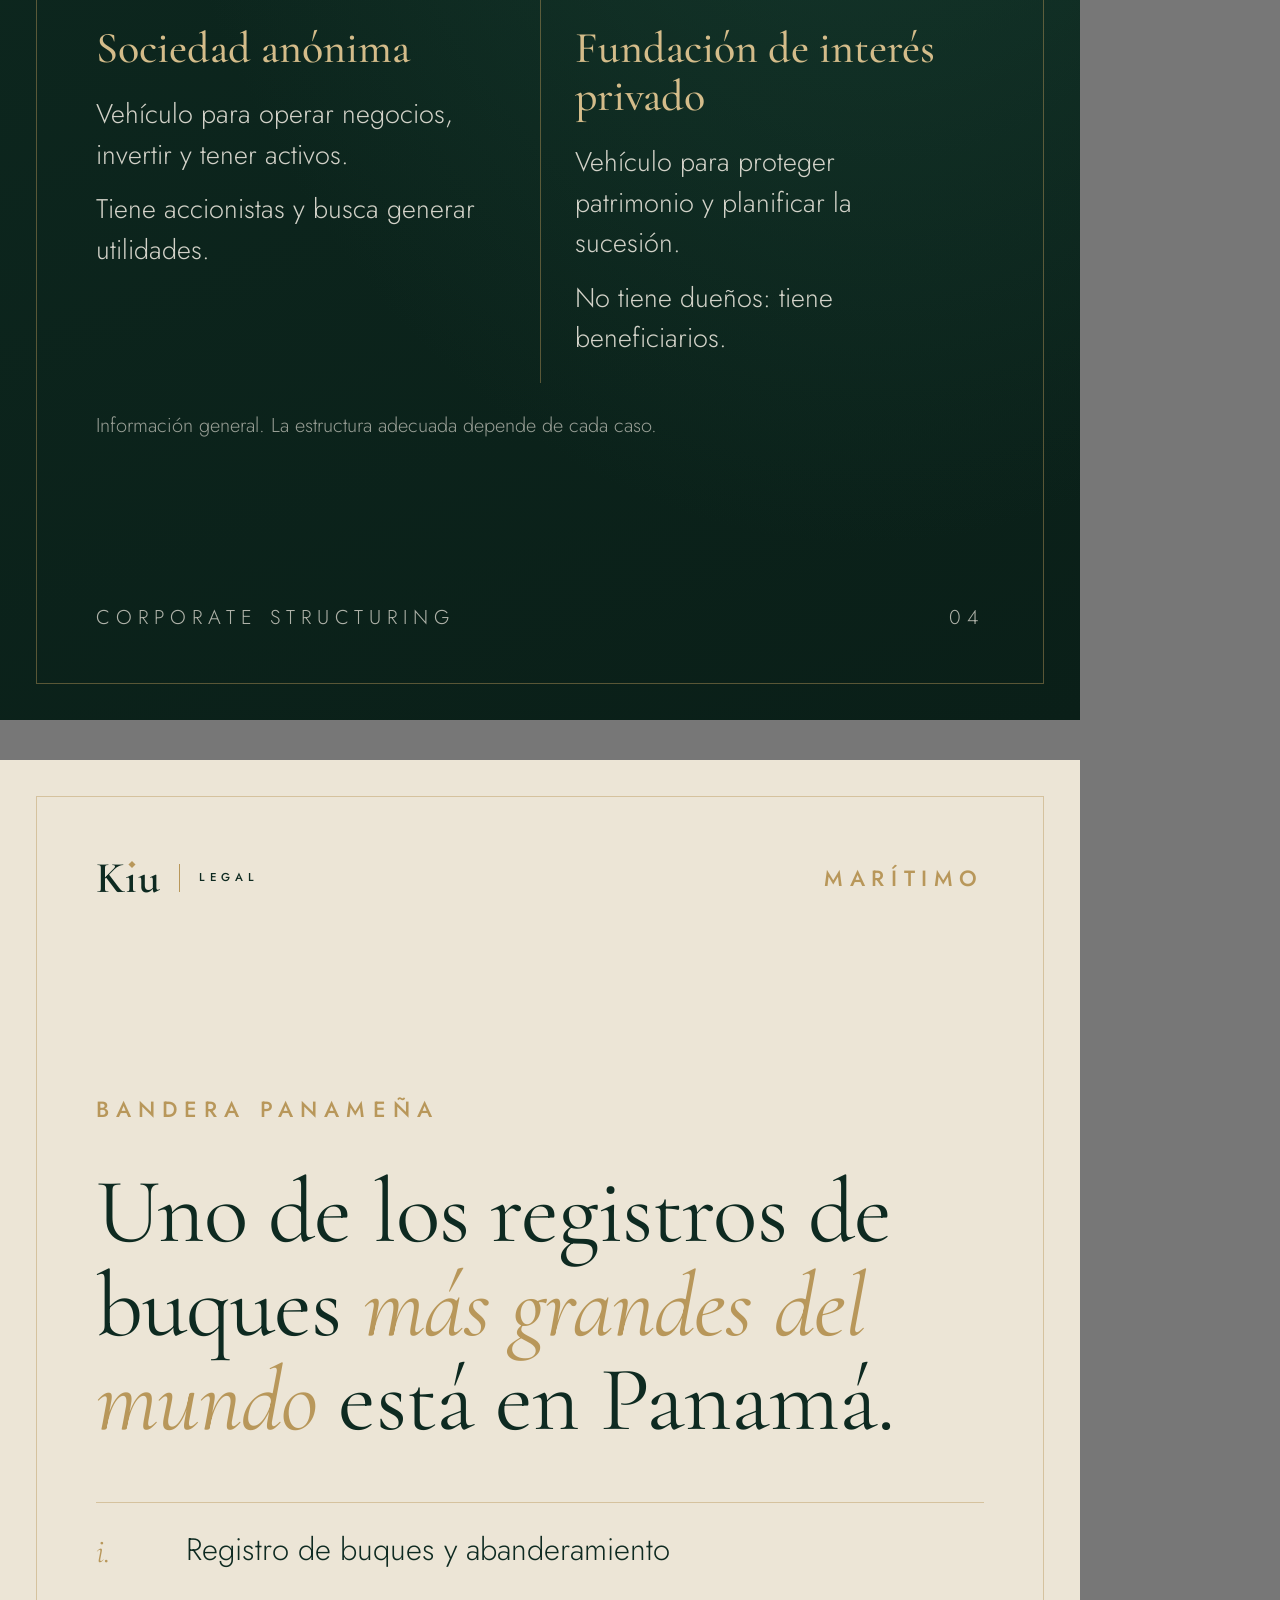
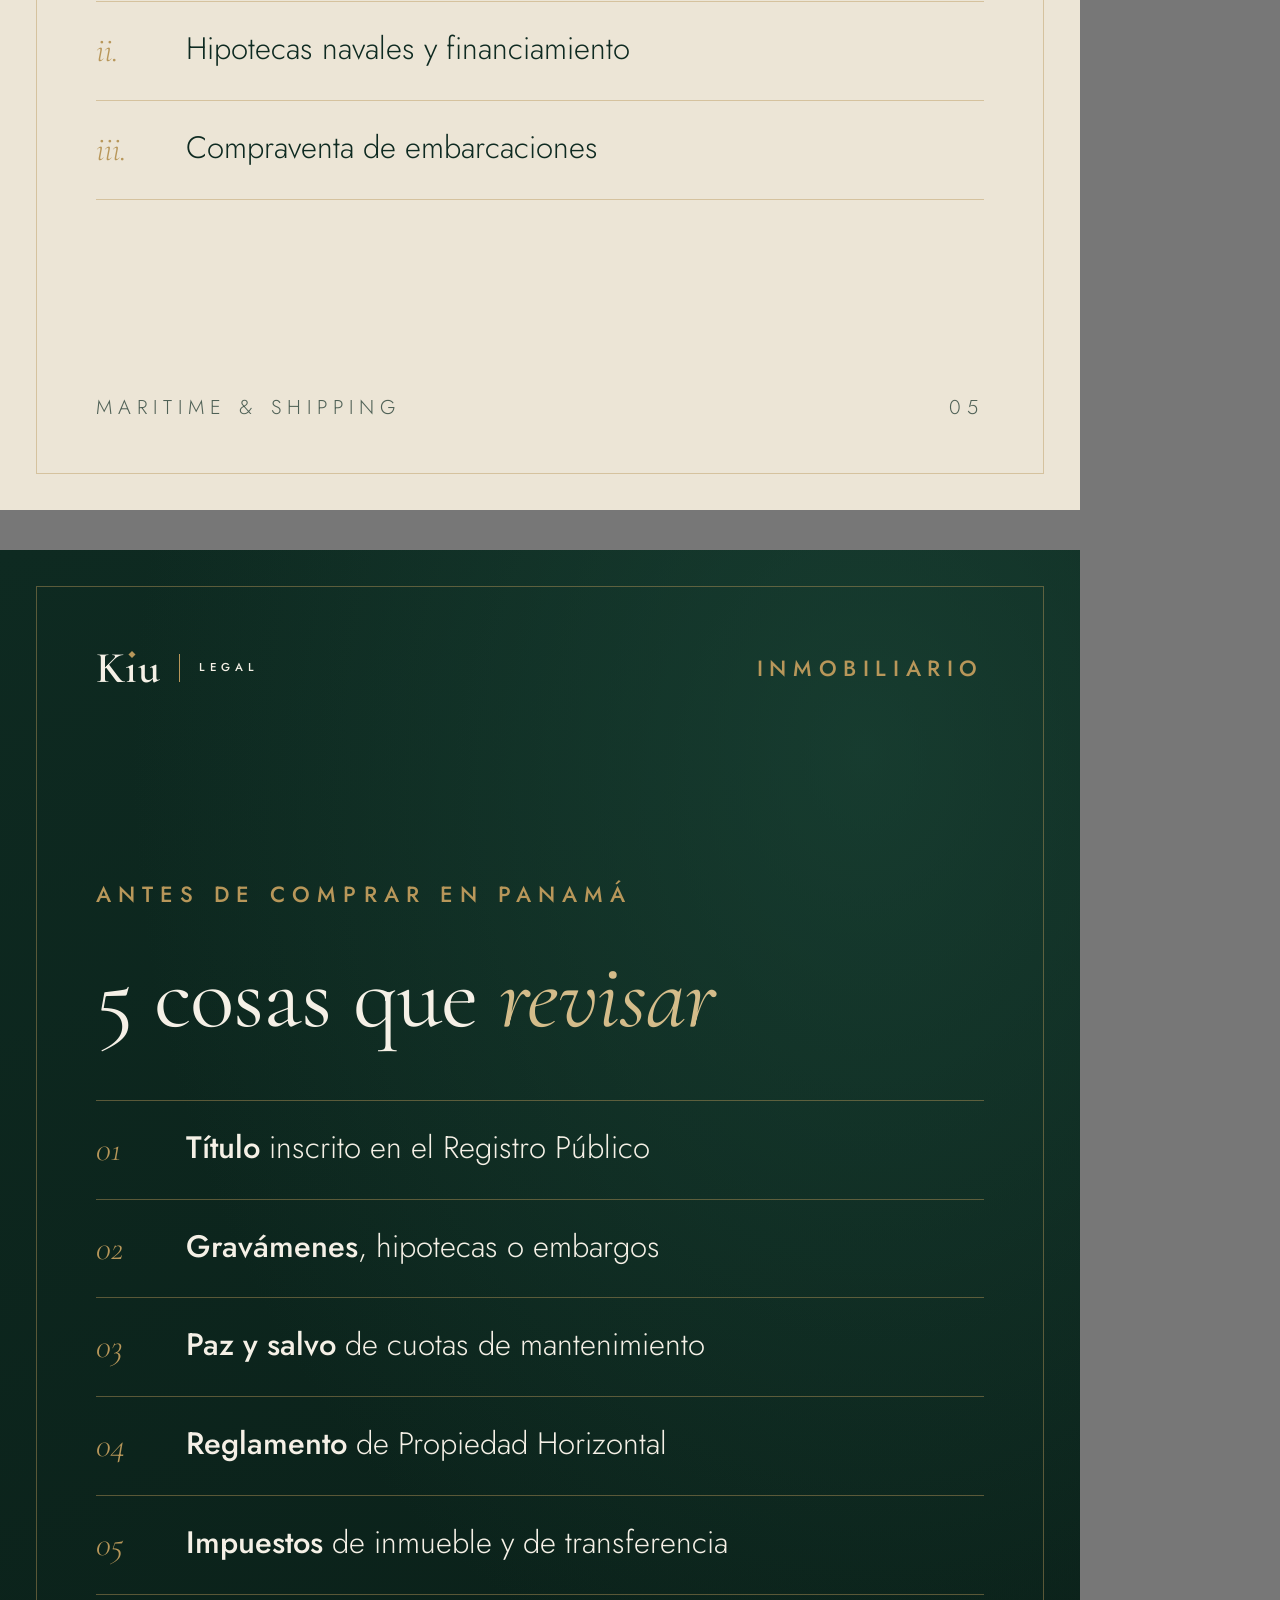
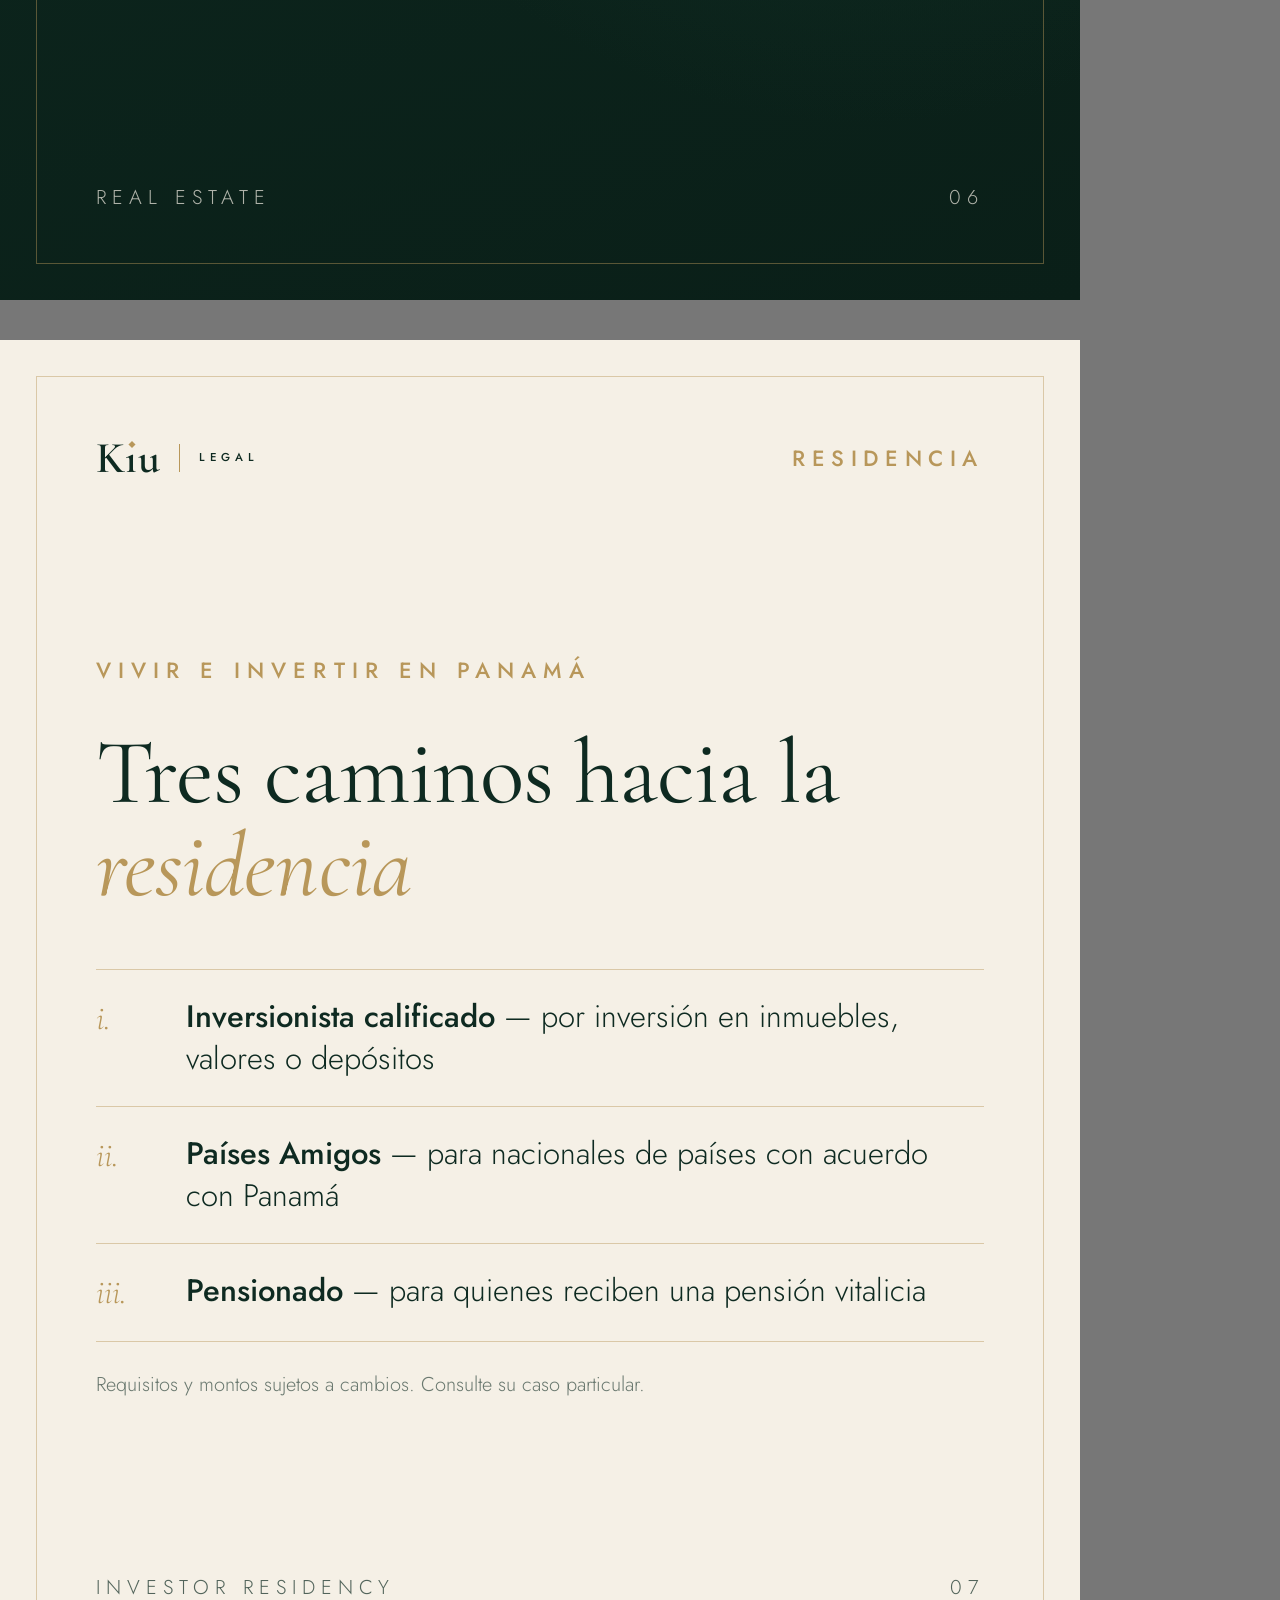
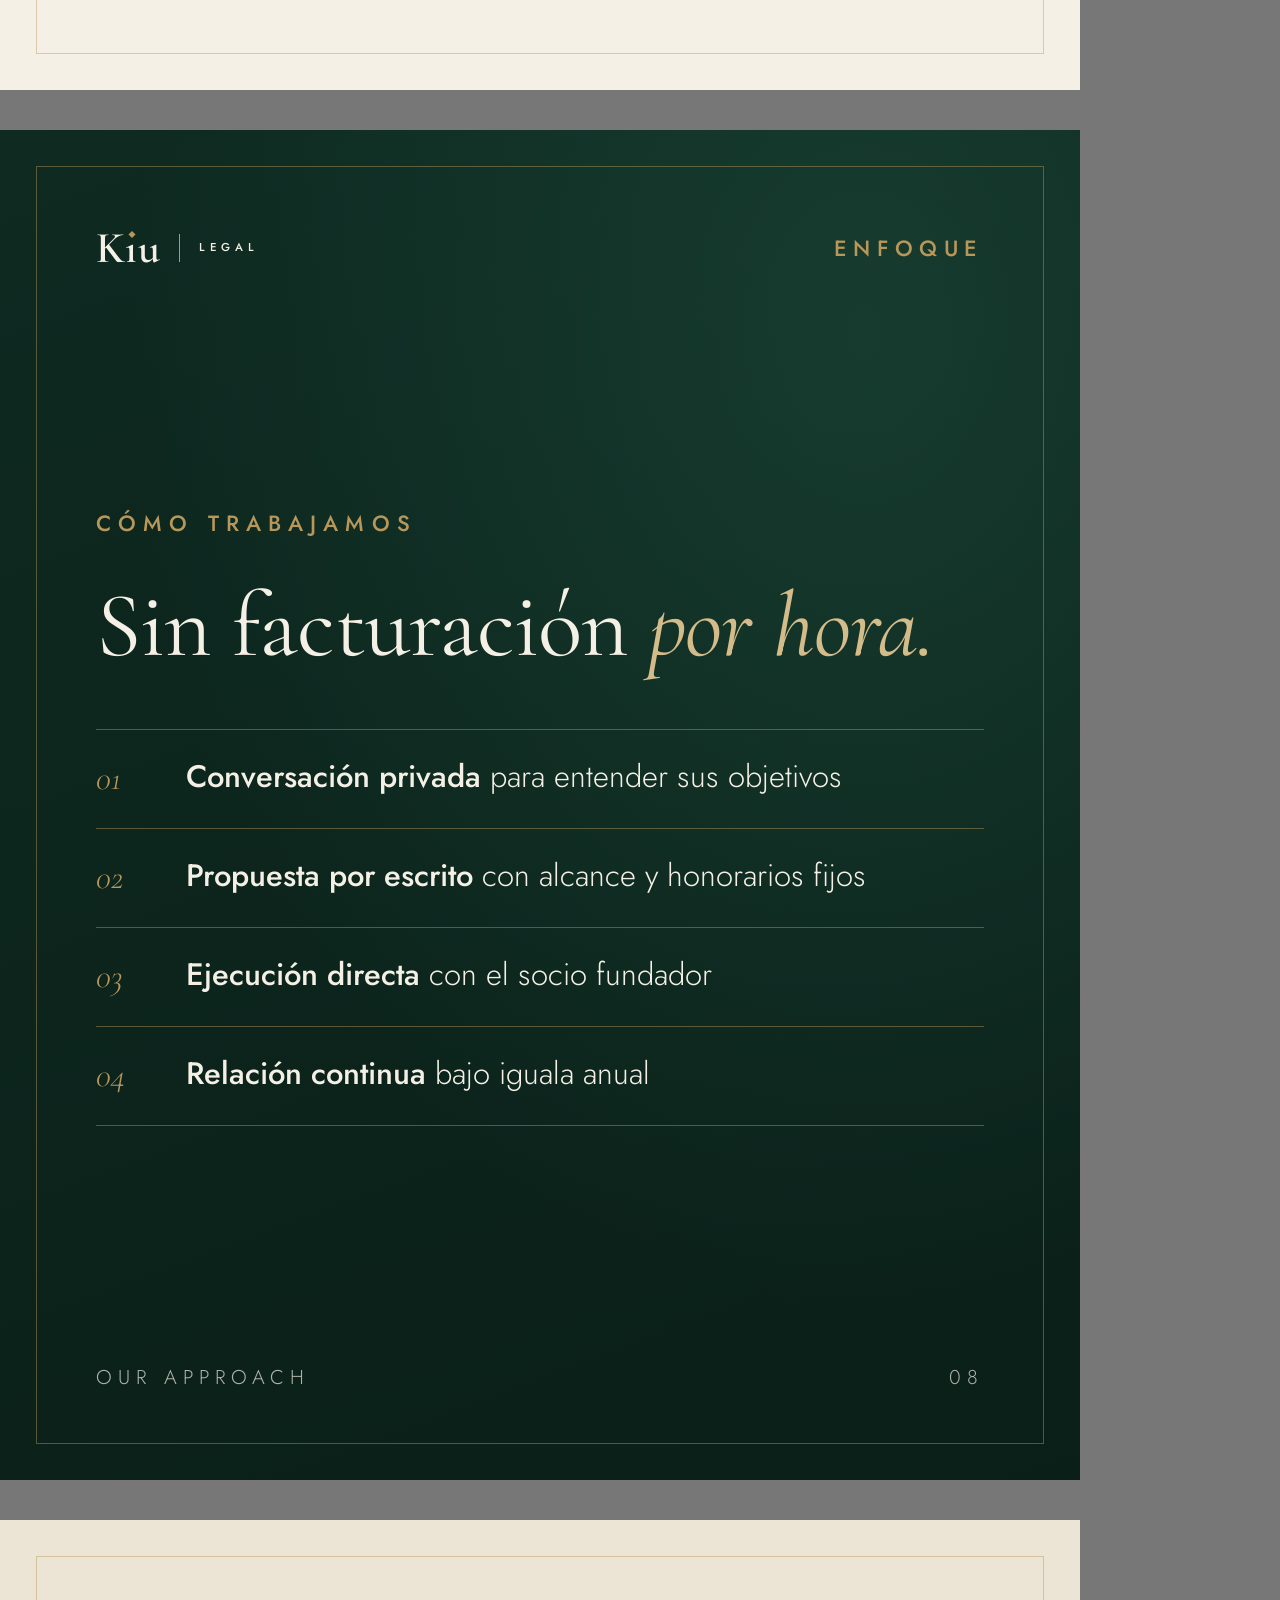
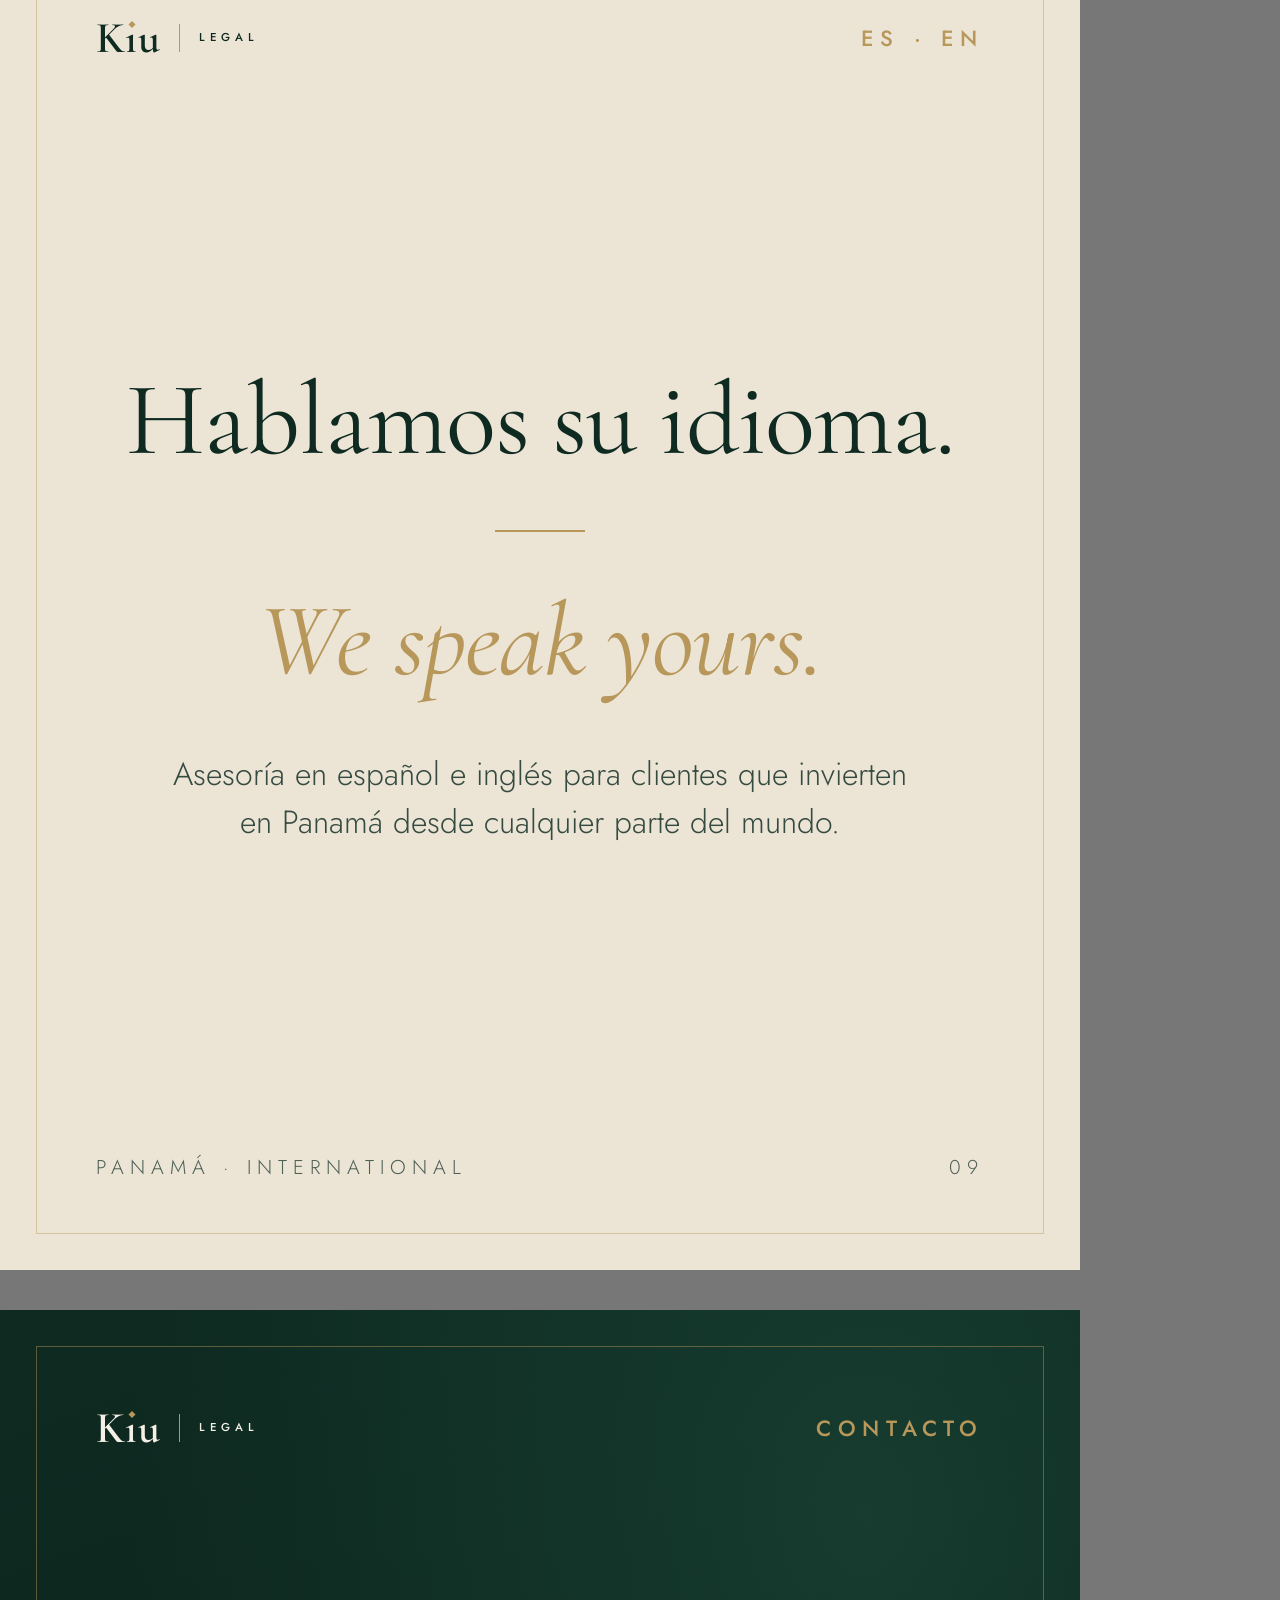
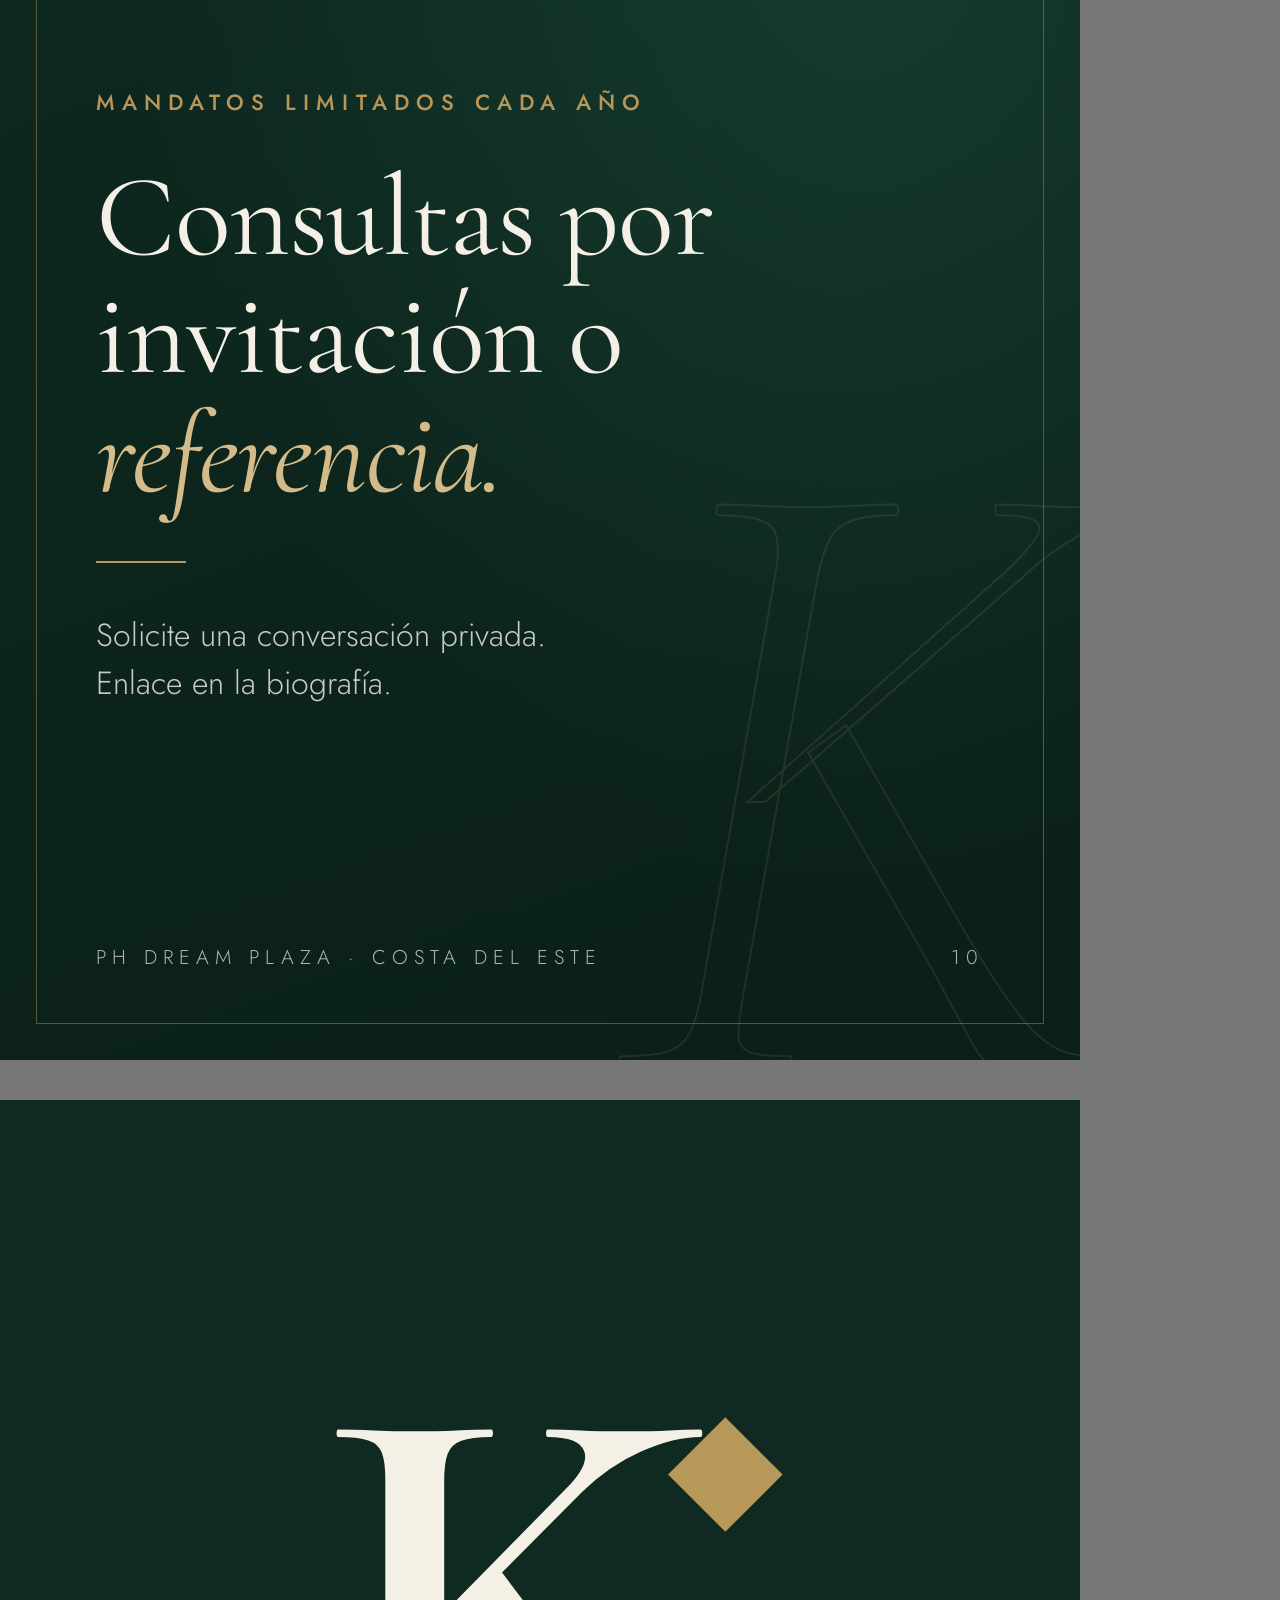
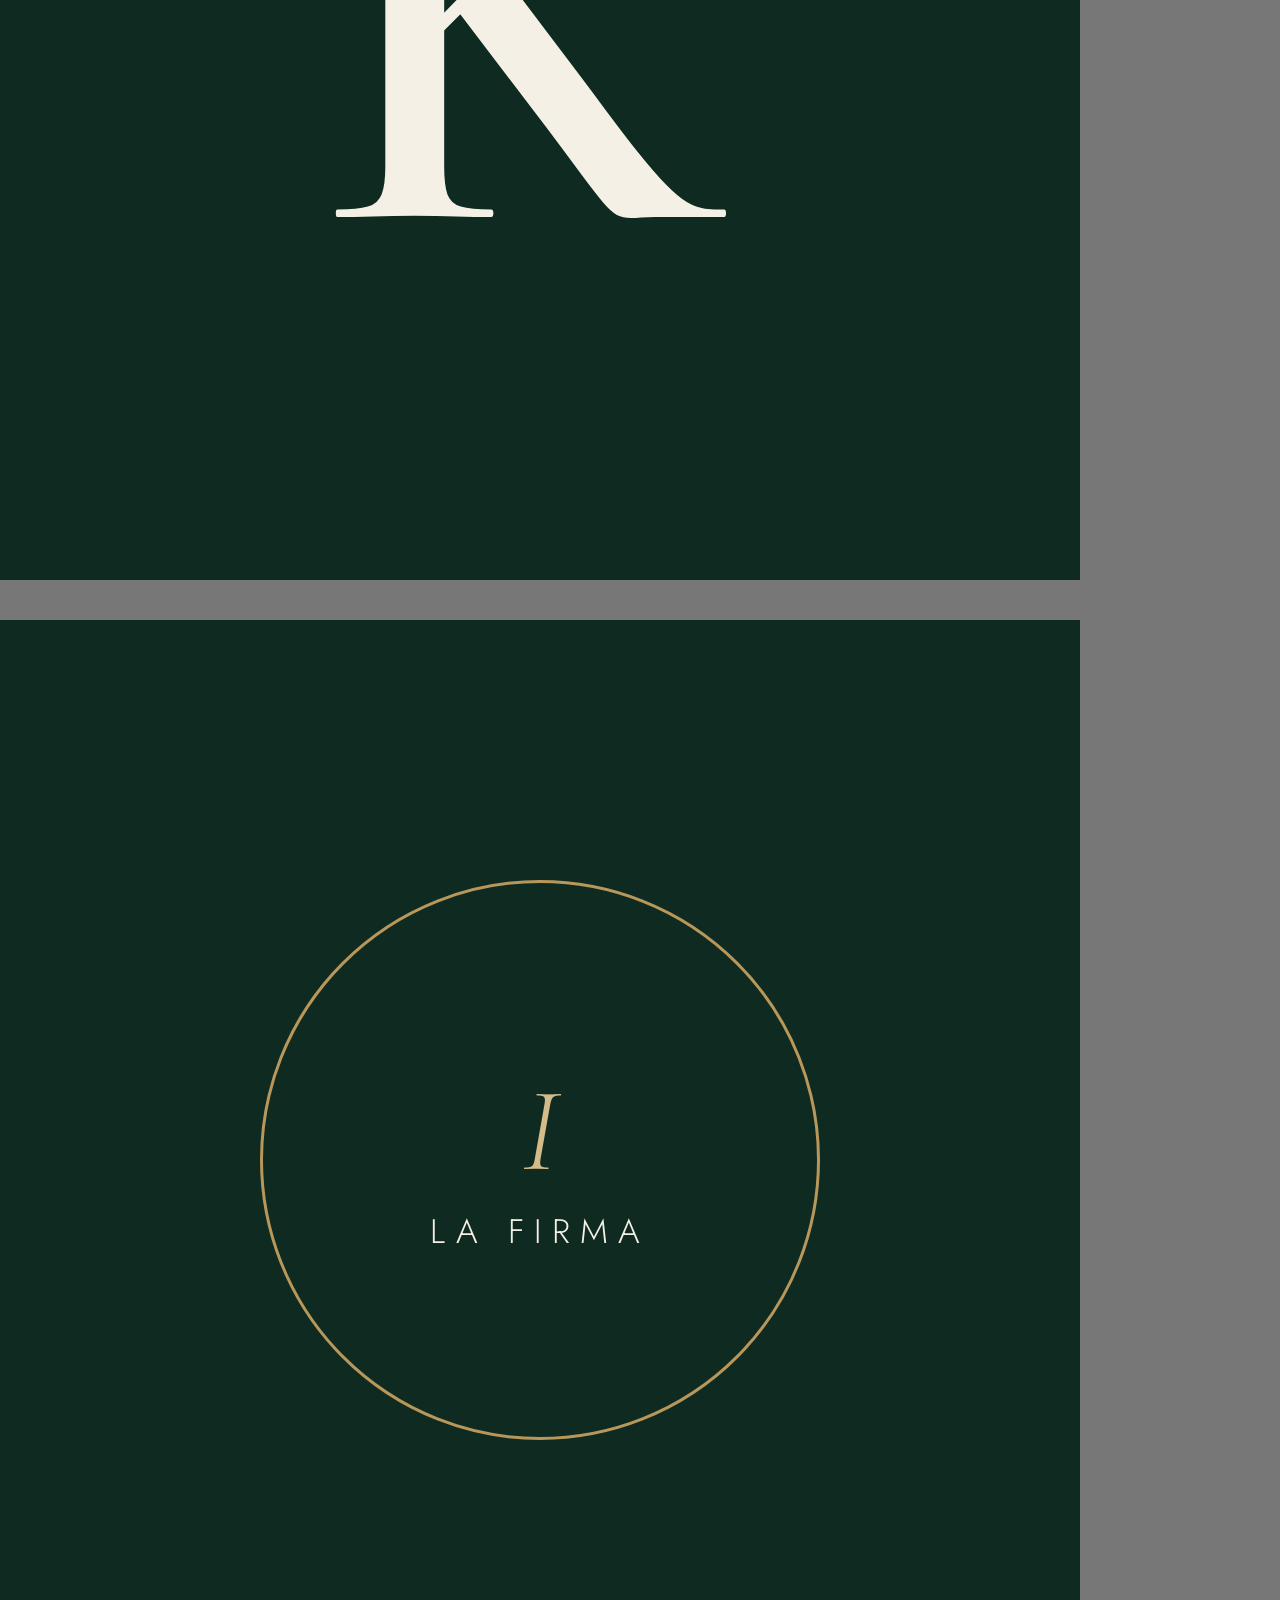
<file: instagram/src/posts.html>
<!doctype html>
<html lang="es">
<head>
<meta charset="utf-8">
<title>Kiu Legal — Instagram kit</title>
<link href="https://fonts.googleapis.com/css2?family=Cormorant+Garamond:ital,wght@0,400;0,500;0,600;1,400;1,500&family=Jost:wght@300;400;500&display=swap" rel="stylesheet">
<style>
  :root {
    --green-950: #0A1F18; --green-900: #0E2A21; --green-800: #153A2E;
    --ivory: #F5F0E6; --ivory-2: #ECE5D6; --brass: #B8975A; --brass-lt: #D4BC8A; --ink: #1B1D1A;
    --serif: "Cormorant Garamond", "Times New Roman", serif;
    --sans: "Jost", "Helvetica Neue", Arial, sans-serif;
  }
  * { box-sizing: border-box; margin: 0; padding: 0; }
  body { background: #777; font-family: var(--sans); font-weight: 300; }

  /* ---------- Lienzo 1080×1350 (4:5) ---------- */
  .post {
    width: 1080px; height: 1350px; position: relative; overflow: hidden;
    display: flex; flex-direction: column; padding: 96px 96px 88px;
    margin-bottom: 40px;
  }
  .dark  { background: radial-gradient(ellipse at 80% 15%, rgba(31,77,61,.55), transparent 60%), linear-gradient(160deg, var(--green-900), var(--green-950)); color: var(--ivory); }
  .light { background: var(--ivory); color: var(--green-900); }
  .sand  { background: var(--ivory-2); color: var(--green-900); }

  /* Marco interior fino */
  .post::after { content: ""; position: absolute; inset: 36px; border: 1.5px solid rgba(184,151,90,.45); pointer-events: none; }

  .top, .foot { display: flex; justify-content: space-between; align-items: center; font-size: 22px; letter-spacing: .3em; text-transform: uppercase; }
  .top { color: var(--brass); font-weight: 500; }
  .foot { margin-top: auto; font-size: 20px; opacity: .7; }
  .light .foot, .sand .foot { color: var(--green-900); }
  /* Logotipo Kiu Legal: el punto de la i es un rombo dorado */
  .brand { display: inline-flex; align-items: center; gap: .42em; line-height: 1; font-size: 44px; text-transform: none; letter-spacing: 0; color: var(--green-900); }
  .dark .brand { color: var(--ivory); }
  .brand .kiu { font-family: var(--serif); font-weight: 600; letter-spacing: .01em; }
  .brand .i { position: relative; display: inline-block; }
  .brand .i::after { content: ""; position: absolute; left: 50%; top: .13em; width: .12em; height: .12em; background: var(--brass); transform: translateX(-50%) rotate(45deg); }
  .brand .sep { width: 1.5px; height: .62em; background: var(--brass); }
  .brand .legal { font-family: var(--sans); font-weight: 500; font-size: .26em; letter-spacing: .42em; }

  .body { margin-top: auto; }
  .eyebrow { font-size: 22px; letter-spacing: .32em; text-transform: uppercase; color: var(--brass); font-weight: 500; margin-bottom: 40px; }
  h1, h2 { font-family: var(--serif); font-weight: 400; line-height: 1.02; letter-spacing: -.01em; }
  h1 { font-size: 132px; }
  h2 { font-size: 92px; }
  h1 em, h2 em { color: var(--brass-lt); }
  .light h1 em, .light h2 em, .sand h2 em { color: var(--brass); }
  .lede { font-size: 32px; line-height: 1.5; margin-top: 44px; max-width: 800px; opacity: .82; }
  .rule { width: 90px; height: 2px; background: var(--brass); margin: 48px 0; }

  ol.list { list-style: none; margin-top: 56px; border-top: 1.5px solid rgba(184,151,90,.45); }
  ol.list li { display: grid; grid-template-columns: 90px 1fr; padding: 26px 0; border-bottom: 1.5px solid rgba(184,151,90,.45); font-size: 31px; line-height: 1.35; }
  ol.list li span { font-family: var(--serif); font-style: italic; color: var(--brass); font-size: 34px; }
  ol.list b { font-weight: 500; }

  .watermark { position: absolute; right: -60px; bottom: -170px; font-family: var(--serif); font-style: italic; font-size: 900px; line-height: 1; color: transparent; -webkit-text-stroke: 2px rgba(184,151,90,.14); }
  .center { text-align: center; align-items: center; }
  .note { font-size: 20px; opacity: .6; margin-top: 28px; }

  /* Post 2 — fundador */
  .founder { padding: 0; }
  .founder img { position: absolute; inset: 0; width: 100%; height: 100%; object-fit: cover; object-position: center 10%; }
  .founder .shade { position: absolute; inset: 0; background: linear-gradient(180deg, rgba(10,31,24,0) 38%, rgba(10,31,24,.92) 72%, var(--green-950) 100%); }
  .founder .inner { position: relative; z-index: 2; display: flex; flex-direction: column; height: 100%; padding: 96px 96px 88px; color: var(--ivory); }
  .founder .top { color: var(--green-900); }
  .founder .brand { color: var(--green-900); }

  /* Comparativo */
  .compare { display: grid; grid-template-columns: 1fr 1fr; margin-top: 56px; border-top: 1.5px solid rgba(184,151,90,.45); }
  .compare > div { padding: 34px 34px 10px 0; }
  .compare > div + div { padding-left: 34px; border-left: 1.5px solid rgba(184,151,90,.45); }
  .compare h3 { font-family: var(--serif); font-weight: 500; font-size: 44px; line-height: 1.1; margin-bottom: 22px; color: var(--brass-lt); }
  .compare p { font-size: 27px; line-height: 1.5; opacity: .85; margin-bottom: 14px; }

  .big-num { font-family: var(--serif); font-size: 300px; line-height: .9; color: var(--brass); font-style: italic; }

  /* ---------- Avatar y portadas ---------- */
  .avatar { width: 1080px; height: 1080px; display: grid; place-items: center; background: var(--green-900); margin-bottom: 40px; }
  .avatar span { position: relative; font-family: var(--serif); font-weight: 600; font-size: 620px; color: var(--ivory); line-height: 1; padding-bottom: 40px; margin-left: -40px; }
  .avatar span::after { content: ""; position: absolute; right: -.07em; top: .2em; width: .13em; height: .13em; background: var(--brass); transform: rotate(45deg); }
  .cover { width: 1080px; height: 1080px; display: grid; place-items: center; background: var(--green-900); margin-bottom: 40px; }
  .cover div { width: 560px; height: 560px; border-radius: 50%; border: 3px solid var(--brass); display: grid; place-items: center; text-align: center; }
  .cover span { font-family: var(--serif); font-style: italic; font-size: 120px; color: var(--brass-lt); line-height: 1; }
  .cover small { display: block; font-family: var(--sans); font-style: normal; font-size: 34px; letter-spacing: .3em; text-transform: uppercase; color: var(--ivory); margin-top: 24px; }
</style>
</head>
<body>

<!-- 01 · Lanzamiento -->
<section class="post dark" id="post-01">
  <div class="watermark">K</div>
  <div class="top"><span class="brand"><span class="kiu">K<span class="i">ı</span>u</span><span class="sep"></span><span class="legal">LEGAL</span></span><span>2026</span></div>
  <div class="body">
    <p class="eyebrow">Ciudad de Panamá</p>
    <h1>Pocos clientes.<br><em>Atención absoluta.</em></h1>
    <div class="rule"></div>
    <p class="lede">Nace Kiu Legal: asesoría legal boutique para empresarios, inversionistas y navieras internacionales.</p>
  </div>
  <div class="foot"><span>Boutique Legal Advisory</span><span>01</span></div>
</section>

<!-- 02 · Fundador -->
<section class="post founder" id="post-02">
  <img src="../../assets/founder.jpg" alt="">
  <div class="shade"></div>
  <div class="inner">
    <div class="top"><span class="brand"><span class="kiu">K<span class="i">ı</span>u</span><span class="sep"></span><span class="legal">LEGAL</span></span><span></span></div>
    <div class="body">
      <p class="eyebrow">Socio fundador</p>
      <h2>Jose Alberto<br><em>Quiel</em></h2>
      <p class="lede" style="font-size:28px;margin-top:30px">Derecho corporativo, marítimo, inmobiliario y migratorio. Máster en Derecho Marítimo, UPC Barcelona.</p>
    </div>
    <div class="foot" style="margin-top:56px"><span>Founding Attorney</span><span>02</span></div>
  </div>
</section>

<!-- 03 · Filosofía -->
<section class="post light center" id="post-03">
  <div class="top" style="width:100%"><span class="brand"><span class="kiu">K<span class="i">ı</span>u</span><span class="sep"></span><span class="legal">LEGAL</span></span><span>Filosofía</span></div>
  <div class="body" style="margin-bottom:auto">
    <div class="rule" style="margin:0 auto 64px"></div>
    <h2 style="font-size:84px;font-style:italic">“La mejor estrategia legal es la que nunca necesita defenderse en un tribunal.”</h2>
    <div class="rule" style="margin:64px auto 0"></div>
  </div>
  <div class="foot" style="width:100%;margin-top:0"><span>No litigamos. Estructuramos.</span><span>03</span></div>
</section>

<!-- 04 · Corporativo -->
<section class="post dark" id="post-04">
  <div class="top"><span class="brand"><span class="kiu">K<span class="i">ı</span>u</span><span class="sep"></span><span class="legal">LEGAL</span></span><span>Corporativo</span></div>
  <div class="body">
    <p class="eyebrow">Estructuración internacional</p>
    <h2>¿Sociedad anónima o <em>fundación</em>?</h2>
    <div class="compare">
      <div>
        <h3>Sociedad anónima</h3>
        <p>Vehículo para operar negocios, invertir y tener activos.</p>
        <p>Tiene accionistas y busca generar utilidades.</p>
      </div>
      <div>
        <h3>Fundación de interés privado</h3>
        <p>Vehículo para proteger patrimonio y planificar la sucesión.</p>
        <p>No tiene dueños: tiene beneficiarios.</p>
      </div>
    </div>
    <p class="note">Información general. La estructura adecuada depende de cada caso.</p>
  </div>
  <div class="foot"><span>Corporate Structuring</span><span>04</span></div>
</section>

<!-- 05 · Marítimo -->
<section class="post sand" id="post-05">
  <div class="top"><span class="brand"><span class="kiu">K<span class="i">ı</span>u</span><span class="sep"></span><span class="legal">LEGAL</span></span><span>Marítimo</span></div>
  <div class="body">
    <p class="eyebrow">Bandera panameña</p>
    <h2>Uno de los registros de buques <em>más grandes del mundo</em> está en Panamá.</h2>
    <ol class="list">
      <li><span>i.</span>Registro de buques y abanderamiento</li>
      <li><span>ii.</span>Hipotecas navales y financiamiento</li>
      <li><span>iii.</span>Compraventa de embarcaciones</li>
    </ol>
  </div>
  <div class="foot"><span>Maritime &amp; Shipping</span><span>05</span></div>
</section>

<!-- 06 · Inmobiliario -->
<section class="post dark" id="post-06">
  <div class="top"><span class="brand"><span class="kiu">K<span class="i">ı</span>u</span><span class="sep"></span><span class="legal">LEGAL</span></span><span>Inmobiliario</span></div>
  <div class="body">
    <p class="eyebrow">Antes de comprar en Panamá</p>
    <h2>5 cosas que <em>revisar</em></h2>
    <ol class="list">
      <li><span>01</span><div><b>Título</b> inscrito en el Registro Público</div></li>
      <li><span>02</span><div><b>Gravámenes</b>, hipotecas o embargos</div></li>
      <li><span>03</span><div><b>Paz y salvo</b> de cuotas de mantenimiento</div></li>
      <li><span>04</span><div><b>Reglamento</b> de Propiedad Horizontal</div></li>
      <li><span>05</span><div><b>Impuestos</b> de inmueble y de transferencia</div></li>
    </ol>
  </div>
  <div class="foot"><span>Real Estate</span><span>06</span></div>
</section>

<!-- 07 · Residencia -->
<section class="post light" id="post-07">
  <div class="top"><span class="brand"><span class="kiu">K<span class="i">ı</span>u</span><span class="sep"></span><span class="legal">LEGAL</span></span><span>Residencia</span></div>
  <div class="body">
    <p class="eyebrow">Vivir e invertir en Panamá</p>
    <h2>Tres caminos hacia la <em>residencia</em></h2>
    <ol class="list">
      <li><span>i.</span><div><b>Inversionista calificado</b> — por inversión en inmuebles, valores o depósitos</div></li>
      <li><span>ii.</span><div><b>Países Amigos</b> — para nacionales de países con acuerdo con Panamá</div></li>
      <li><span>iii.</span><div><b>Pensionado</b> — para quienes reciben una pensión vitalicia</div></li>
    </ol>
    <p class="note">Requisitos y montos sujetos a cambios. Consulte su caso particular.</p>
  </div>
  <div class="foot"><span>Investor Residency</span><span>07</span></div>
</section>

<!-- 08 · Cómo trabajamos -->
<section class="post dark" id="post-08">
  <div class="top"><span class="brand"><span class="kiu">K<span class="i">ı</span>u</span><span class="sep"></span><span class="legal">LEGAL</span></span><span>Enfoque</span></div>
  <div class="body">
    <p class="eyebrow">Cómo trabajamos</p>
    <h2>Sin facturación <em>por hora.</em></h2>
    <ol class="list">
      <li><span>01</span><div><b>Conversación privada</b> para entender sus objetivos</div></li>
      <li><span>02</span><div><b>Propuesta por escrito</b> con alcance y honorarios fijos</div></li>
      <li><span>03</span><div><b>Ejecución directa</b> con el socio fundador</div></li>
      <li><span>04</span><div><b>Relación continua</b> bajo iguala anual</div></li>
    </ol>
  </div>
  <div class="foot"><span>Our Approach</span><span>08</span></div>
</section>

<!-- 09 · Bilingüe -->
<section class="post sand center" id="post-09">
  <div class="top" style="width:100%"><span class="brand"><span class="kiu">K<span class="i">ı</span>u</span><span class="sep"></span><span class="legal">LEGAL</span></span><span>ES · EN</span></div>
  <div class="body" style="margin-bottom:auto">
    <h2 style="font-size:104px">Hablamos su idioma.</h2>
    <div class="rule" style="margin:56px auto"></div>
    <h2 style="font-size:104px"><em>We speak yours.</em></h2>
    <p class="lede" style="margin:56px auto 0;max-width:760px">Asesoría en español e inglés para clientes que invierten en Panamá desde cualquier parte del mundo.</p>
  </div>
  <div class="foot" style="width:100%;margin-top:0"><span>Panamá · International</span><span>09</span></div>
</section>

<!-- 10 · Contacto -->
<section class="post dark" id="post-10">
  <div class="watermark">K</div>
  <div class="top"><span class="brand"><span class="kiu">K<span class="i">ı</span>u</span><span class="sep"></span><span class="legal">LEGAL</span></span><span>Contacto</span></div>
  <div class="body">
    <p class="eyebrow">Mandatos limitados cada año</p>
    <h1 style="font-size:116px">Consultas por invitación o <em>referencia.</em></h1>
    <div class="rule"></div>
    <p class="lede">Solicite una conversación privada.<br>Enlace en la biografía.</p>
  </div>
  <div class="foot"><span>PH Dream Plaza · Costa del Este</span><span>10</span></div>
</section>

<!-- Foto de perfil -->
<section class="avatar" id="avatar"><span>K</span></section>

<!-- Portadas de historias destacadas -->
<section class="cover" id="cover-firma"><div><span>I<small>La Firma</small></span></div></section>
<section class="cover" id="cover-practica"><div><span>II<small>Práctica</small></span></div></section>
<section class="cover" id="cover-fundador"><div><span>III<small>Fundador</small></span></div></section>
<section class="cover" id="cover-contacto"><div><span>IV<small>Contacto</small></span></div></section>

</body>
</html>
</file>
<file: styles.css>
/* =========================================================
   QL Counsel — Brand tokens
   Verde bosque profundo + marfil + latón/champagne
   ========================================================= */
:root {
  --green-950: #0A1F18;
  --green-900: #0E2A21;
  --green-800: #153A2E;
  --green-700: #1F4D3D;
  --ivory:     #F5F0E6;
  --ivory-2:   #ECE5D6;
  --brass:     #B8975A;
  --brass-lt:  #D4BC8A;
  --ink:       #1B1D1A;
  --muted:     #5E6660;

  --serif: "Cormorant Garamond", "Times New Roman", serif;
  --sans:  "Jost", "Helvetica Neue", Arial, sans-serif;

  --max: 1180px;
  --gutter: clamp(16px, 5vw, 64px);
}

/* ---------- Language toggle (contenido bilingüe) ---------- */
html[lang="es"] [data-l="en"],
html[lang="en"] [data-l="es"] { display: none !important; }

/* ---------- Base ---------- */
*, *::before, *::after { box-sizing: border-box; }
html { scroll-behavior: smooth; }
body {
  margin: 0;
  background: var(--ivory);
  color: var(--ink);
  font-family: var(--sans);
  font-weight: 300;
  font-size: 17px;
  line-height: 1.7;
  -webkit-font-smoothing: antialiased;
}
img { display: block; max-width: 100%; }
a { color: inherit; }
h1, h2, h3 { font-family: var(--serif); font-weight: 400; line-height: 1.1; margin: 0 0 .5em; }
h2 { font-size: clamp(2rem, 4vw, 3.1rem); color: var(--green-900); }
h3 { font-size: 1.55rem; color: var(--green-900); }
em { font-style: italic; }

.container { max-width: var(--max); margin: 0 auto; padding: 0 var(--gutter); }
.section { padding: clamp(80px, 12vw, 160px) 0; }
.center { text-align: center; }
.split { display: grid; grid-template-columns: 1fr 1.2fr; gap: clamp(40px, 7vw, 110px); align-items: start; }

.label, .eyebrow {
  font-family: var(--sans);
  font-size: .74rem;
  font-weight: 500;
  letter-spacing: .28em;
  text-transform: uppercase;
  color: var(--brass);
  margin: 0 0 1.6rem;
}
.prose p { margin: 0 0 1.2em; color: #33383a; }
.small { font-size: .9rem; color: var(--muted); }

/* ---------- Buttons ---------- */
.btn {
  display: inline-block;
  padding: 1rem 2.1rem;
  font-family: var(--sans);
  font-size: .78rem;
  font-weight: 500;
  letter-spacing: .22em;
  text-transform: uppercase;
  text-decoration: none;
  border: 1px solid transparent;
  cursor: pointer;
  transition: background .35s, color .35s, border-color .35s;
}
.btn-gold { background: var(--brass); color: var(--green-950); }
.btn-gold:hover { background: var(--brass-lt); }
.btn-ghost { border-color: rgba(212, 188, 138, .5); color: var(--ivory); }
.btn-ghost:hover { border-color: var(--brass-lt); color: var(--brass-lt); }

/* ---------- Header ---------- */
.site-header {
  position: fixed; inset: 0 0 auto 0; z-index: 50;
  display: flex; align-items: center; gap: 2rem;
  padding: 1.25rem var(--gutter);
  color: var(--ivory);
  transition: background .4s, padding .4s, box-shadow .4s;
}
.site-header.scrolled {
  background: rgba(10, 31, 24, .96);
  backdrop-filter: blur(8px);
  padding-top: .8rem; padding-bottom: .8rem;
  box-shadow: 0 1px 0 rgba(184, 151, 90, .25);
}
.brand { display: flex; align-items: center; gap: .8rem; text-decoration: none; }
/* Logotipo Kiu Legal: el punto de la i es un rombo dorado */
.kiu-logo { display: inline-flex; align-items: center; gap: .42em; line-height: 1; font-size: 30px; color: var(--ivory); }
.kiu-logo .kiu { font-family: var(--serif); font-weight: 600; letter-spacing: .01em; }
.kiu-logo .i { position: relative; display: inline-block; }
.kiu-logo .i::after { content: ""; position: absolute; left: 50%; top: .13em; width: .12em; height: .12em; background: var(--brass); transform: translateX(-50%) rotate(45deg); }
.kiu-logo .sep { width: 1px; height: .62em; background: var(--brass); }
.kiu-logo .legal { font-family: var(--sans); font-weight: 500; font-size: .26em; letter-spacing: .42em; }
.site-footer .kiu-logo { font-size: 26px; }
.nav { margin-left: auto; display: flex; gap: 2.2rem; align-items: center; }
.nav a {
  text-decoration: none; font-size: .74rem; letter-spacing: .2em; text-transform: uppercase;
  opacity: .85; transition: opacity .3s, color .3s;
}
.nav a:hover { opacity: 1; color: var(--brass-lt); }
.nav-cta { border: 1px solid rgba(212, 188, 138, .6); padding: .6rem 1.1rem; }
.lang { display: flex; align-items: center; gap: .35rem; font-size: .74rem; color: rgba(245,240,230,.5); }
.lang button {
  background: none; border: 0; padding: .2rem; cursor: pointer;
  font: inherit; letter-spacing: .15em; color: rgba(245,240,230,.55);
}
.lang button[aria-pressed="true"] { color: var(--brass-lt); }

/* ---------- Hero ---------- */
.hero {
  position: relative; overflow: hidden;
  min-height: 100vh; min-height: 100svh;
  display: flex; align-items: center;
  background:
    radial-gradient(ellipse at 75% 30%, rgba(31, 77, 61, .55), transparent 60%),
    linear-gradient(160deg, var(--green-900) 0%, var(--green-950) 100%);
  color: var(--ivory);
}
.hero-inner { position: relative; z-index: 2; max-width: var(--max); margin: 0 auto; padding: 140px var(--gutter) 100px; width: 100%; }
.hero h1 { font-size: clamp(3rem, 8vw, 6.6rem); font-weight: 400; letter-spacing: -.01em; margin-bottom: 2rem; }
.hero h1 em { color: var(--brass-lt); }
.lede { max-width: 38rem; font-size: 1.12rem; color: rgba(245, 240, 230, .78); margin: 0 0 3rem; }
.hero-actions { display: flex; flex-wrap: wrap; gap: 1rem; }
.hero-mark {
  position: absolute; right: -2vw; bottom: -8vw; z-index: 1;
  font-family: var(--serif); font-size: 42vw; line-height: 1; font-style: italic;
  color: transparent; -webkit-text-stroke: 1px rgba(184, 151, 90, .16);
  pointer-events: none; user-select: none;
}

/* ---------- Firm ---------- */
.facts { display: grid; grid-template-columns: repeat(3, 1fr); margin: 2.5rem 0 0; border-top: 1px solid var(--ivory-2); }
.facts div { padding: 1.4rem 0 0; }
.facts dt { font-size: .7rem; letter-spacing: .22em; text-transform: uppercase; color: var(--muted); }
.facts dd { margin: .3rem 0 0; font-family: var(--serif); font-size: 1.4rem; color: var(--green-900); }

/* ---------- Practice ---------- */
.practice { background: var(--green-900); color: var(--ivory); }
.practice h2, .practice h3 { color: var(--ivory); }
.practice .label { text-align: center; }
.cards {
  display: grid; grid-template-columns: repeat(2, 1fr);
  margin-top: 4.5rem; border-top: 1px solid rgba(184, 151, 90, .3); border-left: 1px solid rgba(184, 151, 90, .3);
}
.card {
  padding: clamp(32px, 4vw, 56px);
  border-right: 1px solid rgba(184, 151, 90, .3); border-bottom: 1px solid rgba(184, 151, 90, .3);
  transition: background .4s;
}
.card:hover { background: var(--green-800); }
.card .num { display: block; font-family: var(--serif); font-style: italic; font-size: 1.1rem; color: var(--brass); margin-bottom: 1.4rem; }
.card p { margin: 0; color: rgba(245, 240, 230, .72); }

/* ---------- Quote ---------- */
.quote { background: var(--ivory-2); padding: clamp(80px, 10vw, 130px) var(--gutter); }
.quote blockquote { max-width: 900px; margin: 0 auto; text-align: center; }
.quote p { font-family: var(--serif); font-style: italic; font-size: clamp(1.7rem, 3.4vw, 2.6rem); line-height: 1.3; color: var(--green-900); margin: 0; }
.quote blockquote::before { content: ""; display: block; width: 48px; height: 1px; background: var(--brass); margin: 0 auto 2.2rem; }

/* ---------- Approach ---------- */
.steps { list-style: none; padding: 0; margin: 4rem 0 0; display: grid; grid-template-columns: repeat(4, 1fr); gap: 2.5rem; counter-reset: step; }
.steps li { counter-increment: step; border-top: 1px solid var(--green-900); padding-top: 1.6rem; }
.steps li::before { content: "0" counter(step); display: block; font-family: var(--serif); font-style: italic; color: var(--brass); margin-bottom: .8rem; }
.steps h3 { font-size: 1.35rem; }
.steps p { margin: 0; font-size: .95rem; color: var(--muted); }

/* ---------- Founder ---------- */
.founder { background: var(--ivory-2); }
.portrait {
  aspect-ratio: 4 / 5;
  background: linear-gradient(160deg, var(--green-800), var(--green-950));
  display: grid; place-items: center; position: relative;
}
.portrait::after { content: ""; position: absolute; z-index: 1; inset: 18px; border: 1px solid rgba(184, 151, 90, .45); }
.portrait img { position: absolute; inset: 0; width: 100%; height: 100%; object-fit: cover; object-position: center 20%; }
.portrait span { font-family: var(--serif); font-style: italic; font-size: 7rem; color: var(--brass-lt); opacity: .8; }
.role { font-size: .74rem; letter-spacing: .25em; text-transform: uppercase; color: var(--brass) !important; }

/* ---------- Contact ---------- */
.contact { background: var(--green-950); color: var(--ivory); }
.contact h2 { color: var(--ivory); }
.contact .prose { color: rgba(245, 240, 230, .72); }
address { font-style: normal; margin-top: 2.5rem; font-family: var(--serif); font-size: 1.3rem; line-height: 1.6; }
address a { color: var(--brass-lt); text-decoration: none; }
.form { display: grid; gap: 1.6rem; }
.form label { display: grid; gap: .5rem; font-size: .7rem; letter-spacing: .22em; text-transform: uppercase; color: rgba(245, 240, 230, .6); }
.form input, .form select, .form textarea {
  font: 300 1rem/1.5 var(--sans); color: var(--ivory);
  background: transparent; border: 0; border-bottom: 1px solid rgba(184, 151, 90, .45);
  padding: .6rem 0; border-radius: 0; text-transform: none; letter-spacing: 0;
}
.form select option { color: var(--ink); }
.form input:focus, .form select:focus, .form textarea:focus { outline: none; border-bottom-color: var(--brass-lt); }
.form .btn { justify-self: start; margin-top: .6rem; }

/* ---------- Footer ---------- */
.site-footer { background: var(--green-950); color: rgba(245, 240, 230, .55); border-top: 1px solid rgba(184, 151, 90, .2); padding: 3rem 0; font-size: .82rem; }
.site-footer .brand { color: var(--ivory); }
.footer-grid { display: grid; grid-template-columns: auto 1fr auto; gap: 3rem; align-items: center; }
.disclaimer { margin: 0; max-width: 46rem; }
.disclaimer strong { color: var(--brass-lt); font-weight: 500; }
.copy { margin: 0; }

/* ---------- Reveal on scroll ---------- */
.reveal { opacity: 0; transform: translateY(18px); transition: opacity 1s ease, transform 1s ease; }
.reveal.in { opacity: 1; transform: none; }
@media (prefers-reduced-motion: reduce) {
  html { scroll-behavior: auto; }
  .reveal { opacity: 1; transform: none; transition: none; }
}

/* ---------- Responsive ---------- */
@media (max-width: 1000px) {
  .nav a:not(.nav-cta) { display: none; }
  .steps { grid-template-columns: repeat(2, 1fr); }
}
@media (max-width: 760px) {
  .split, .cards, .footer-grid { grid-template-columns: 1fr; }
  .nav { display: none; }
  .lang { margin-left: auto; }
  .steps { grid-template-columns: 1fr; }
  .facts dd { font-size: 1.15rem; }
  .portrait { max-width: 360px; }
  .hero-mark { font-size: 70vw; bottom: -14vw; }
}

/* ---------- Founder credentials ---------- */
.credentials { list-style: none; padding: 0; margin: 1.8rem 0; border-top: 1px solid rgba(14, 42, 33, .15); }
.credentials li { padding: .8rem 0; border-bottom: 1px solid rgba(14, 42, 33, .15); font-family: var(--serif); font-size: 1.12rem; line-height: 1.4; color: var(--green-900); }

/* ---------- Practice: botón y ventana de servicios ---------- */
.card { position: relative; display: flex; flex-direction: column; cursor: pointer; }
.card-more {
  margin-top: 1.8rem; align-self: flex-start; background: none; border: 0; padding: 0;
  font: 500 .74rem/1 var(--sans); letter-spacing: .22em; text-transform: uppercase;
  color: var(--brass-lt); cursor: pointer; transition: color .3s, letter-spacing .3s;
}
.card-more::after { content: ""; position: absolute; inset: 0; }   /* toda la tarjeta es clicable */
.card:hover .card-more { color: var(--ivory); letter-spacing: .26em; }
.card-more:focus-visible { outline: none; }
.card:has(.card-more:focus-visible) { outline: 1px solid var(--brass-lt); outline-offset: -6px; }

.svc {
  width: min(680px, calc(100% - 32px)); max-height: calc(100% - 48px);
  margin: auto; padding: 0; border: 1px solid rgba(184, 151, 90, .5);
  background: var(--green-950); color: var(--ivory);
}
.svc::backdrop { background: rgba(5, 15, 11, .78); backdrop-filter: blur(4px); }
.svc[open] { animation: svc-in .45s ease; }
@keyframes svc-in { from { opacity: 0; transform: translateY(14px); } to { opacity: 1; transform: none; } }
.svc-inner { position: relative; padding: clamp(32px, 6vw, 60px); }
.svc .num { display: block; font-family: var(--serif); font-style: italic; color: var(--brass); margin-bottom: 1rem; }
.svc h3 { color: var(--ivory); font-size: clamp(1.8rem, 4vw, 2.4rem); padding-right: 2rem; }
.svc-intro { color: rgba(245, 240, 230, .72); margin: 0 0 2.2rem; }
.svc .label { margin-bottom: .6rem; }
.svc-list { list-style: none; padding: 0; margin: 0 0 2.6rem; border-top: 1px solid rgba(184, 151, 90, .3); }
.svc-list li {
  display: flex; gap: 1rem; padding: .85rem 0; border-bottom: 1px solid rgba(184, 151, 90, .3);
  font-family: var(--serif); font-size: 1.2rem; line-height: 1.4;
}
.svc-list li::before { content: "—"; color: var(--brass); }
.svc-close {
  position: absolute; top: 14px; right: 18px; width: 44px; height: 44px;
  background: none; border: 0; color: var(--brass-lt); font: 300 2rem/1 var(--sans); cursor: pointer;
}
.svc-close:hover, .svc-close:focus-visible { color: var(--ivory); outline: none; }
@media (prefers-reduced-motion: reduce) { .svc[open] { animation: none; } }
</file>
